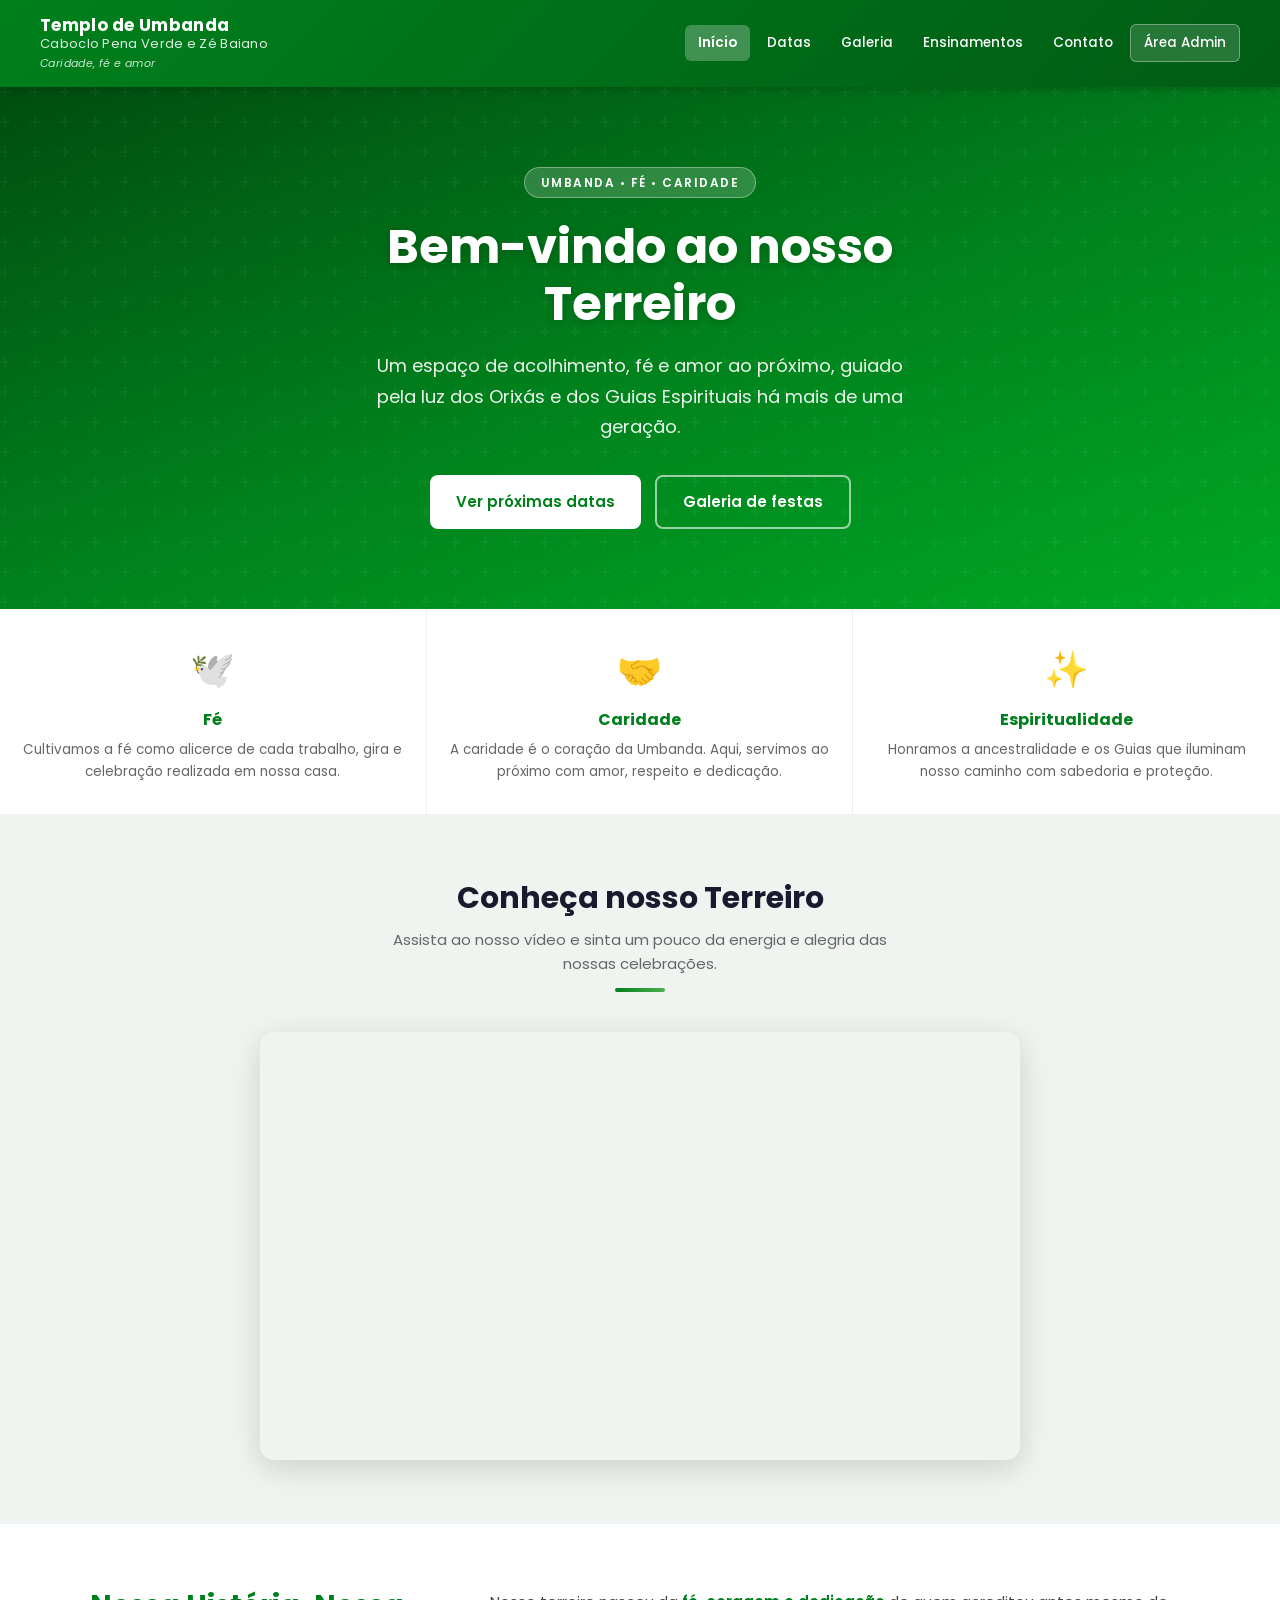
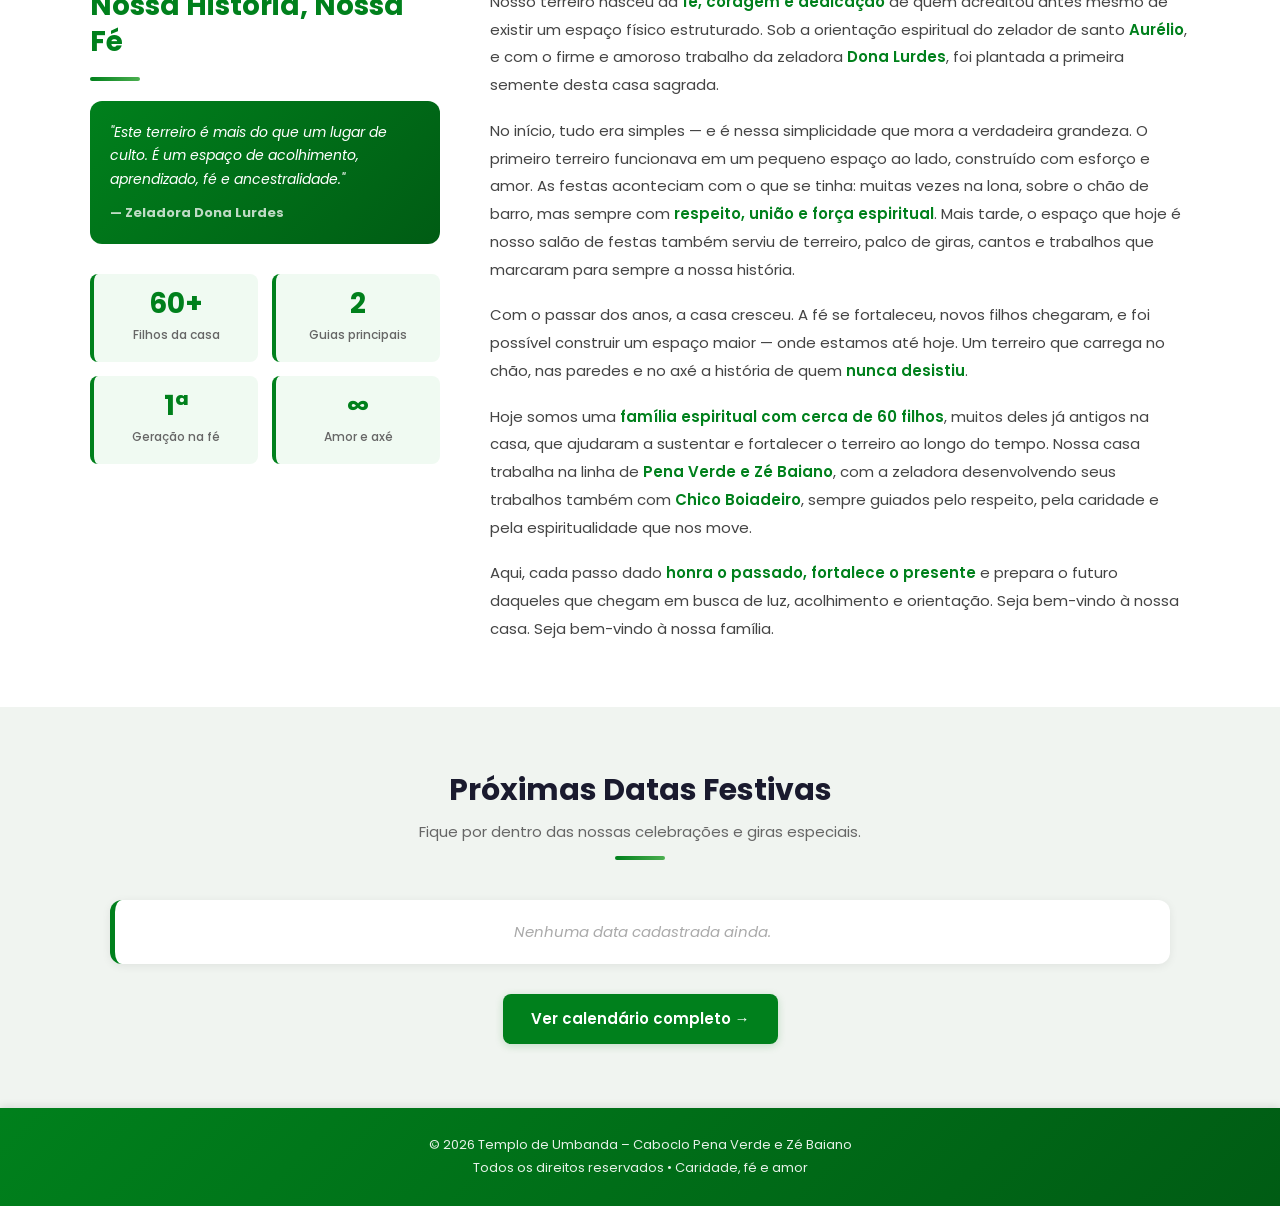
<file: index.html>
<!DOCTYPE html>
<html lang="pt-BR">
<head>
  <meta charset="UTF-8">
  <meta name="viewport" content="width=device-width, initial-scale=1.0">
  <title>Templo de Umbanda – Caboclo Pena Verde e Zé Baiano</title>
  <link rel="stylesheet" href="assets/css/global.css">
  <link rel="stylesheet" href="assets/css/index.css">
</head>
<body>

  <header class="header">
    <div class="logo">
      <h1>
        <span>Templo de Umbanda</span>
        <span>Caboclo Pena Verde e Zé Baiano</span>
      </h1>
      <span>Caridade, fé e amor</span>
    </div>
    <nav class="menu">
      <a href="index.html" class="ativo">Início</a>
      <a href="datas.html">Datas</a>
      <a href="galeria.html">Galeria</a>
      <a href="ensinamentos.html">Ensinamentos</a>
      <a href="contato.html">Contato</a>
      <a href="login.html" class="menu-admin">Área Admin</a>
    </nav>
  </header>

  <main class="home">

    <!-- ===== HERO ===== -->
    <section class="hero">
      <div class="hero-conteudo">
        <span class="hero-tag">Umbanda • Fé • Caridade</span>
        <h2>Bem-vindo ao nosso Terreiro</h2>
        <p>Um espaço de acolhimento, fé e amor ao próximo, guiado pela luz dos Orixás e dos Guias Espirituais há mais de uma geração.</p>
        <div class="hero-btns">
          <a href="datas.html" class="hero-btn hero-btn-primary">Ver próximas datas</a>
          <a href="galeria.html" class="hero-btn hero-btn-outline">Galeria de festas</a>
        </div>
      </div>
    </section>

    <!-- ===== PILARES ===== -->
    <div class="pilares">
      <div class="pilar">
        <span class="pilar-icone">🕊️</span>
        <h3>Fé</h3>
        <p>Cultivamos a fé como alicerce de cada trabalho, gira e celebração realizada em nossa casa.</p>
      </div>
      <div class="pilar">
        <span class="pilar-icone">🤝</span>
        <h3>Caridade</h3>
        <p>A caridade é o coração da Umbanda. Aqui, servimos ao próximo com amor, respeito e dedicação.</p>
      </div>
      <div class="pilar">
        <span class="pilar-icone">✨</span>
        <h3>Espiritualidade</h3>
        <p>Honramos a ancestralidade e os Guias que iluminam nosso caminho com sabedoria e proteção.</p>
      </div>
    </div>

    <div class="home-inner">

      <!-- ===== VÍDEO ===== -->
      <section class="secao-video">
        <div class="secao-titulo">
          <h2>Conheça nosso Terreiro</h2>
          <p>Assista ao nosso vídeo e sinta um pouco da energia e alegria das nossas celebrações.</p>
          <div class="linha-verde"></div>
        </div>
        <div class="video-wrapper">
          <iframe
            src="https://www.youtube.com/embed/m57rKU4Q7jU"
            title="Vídeo do Terreiro"
            frameborder="0"
            allow="accelerometer; autoplay; clipboard-write; encrypted-media; gyroscope; picture-in-picture"
            allowfullscreen>
          </iframe>
        </div>
      </section>

    </div>

    <!-- ===== SOBRE ===== -->
    <section class="secao-sobre">
      <div class="sobre-grid">

        <div class="sobre-lateral">
          <h2>Nossa História, Nossa Fé</h2>
          <div class="linha-verde" style="margin:0 0 16px;"></div>
          <div class="sobre-destaque">
            "Este terreiro é mais do que um lugar de culto. É um espaço de acolhimento, aprendizado, fé e ancestralidade."
            <strong>— Zeladora Dona Lurdes</strong>
          </div>
          <div class="sobre-numeros">
            <div class="numero-item">
              <span>60+</span>
              <span>Filhos da casa</span>
            </div>
            <div class="numero-item">
              <span>2</span>
              <span>Guias principais</span>
            </div>
            <div class="numero-item">
              <span>1ª</span>
              <span>Geração na fé</span>
            </div>
            <div class="numero-item">
              <span>∞</span>
              <span>Amor e axé</span>
            </div>
          </div>
        </div>

        <div class="sobre-conteudo">
          <p>
            Nosso terreiro nasceu da <strong>fé, coragem e dedicação</strong> de quem acreditou antes mesmo de existir um espaço físico estruturado. Sob a orientação espiritual do zelador de santo <strong>Aurélio</strong>, e com o firme e amoroso trabalho da zeladora <strong>Dona Lurdes</strong>, foi plantada a primeira semente desta casa sagrada.
          </p>
          <p>
            No início, tudo era simples — e é nessa simplicidade que mora a verdadeira grandeza. O primeiro terreiro funcionava em um pequeno espaço ao lado, construído com esforço e amor. As festas aconteciam com o que se tinha: muitas vezes na lona, sobre o chão de barro, mas sempre com <strong>respeito, união e força espiritual</strong>. Mais tarde, o espaço que hoje é nosso salão de festas também serviu de terreiro, palco de giras, cantos e trabalhos que marcaram para sempre a nossa história.
          </p>
          <p>
            Com o passar dos anos, a casa cresceu. A fé se fortaleceu, novos filhos chegaram, e foi possível construir um espaço maior — onde estamos até hoje. Um terreiro que carrega no chão, nas paredes e no axé a história de quem <strong>nunca desistiu</strong>.
          </p>
          <p>
            Hoje somos uma <strong>família espiritual com cerca de 60 filhos</strong>, muitos deles já antigos na casa, que ajudaram a sustentar e fortalecer o terreiro ao longo do tempo. Nossa casa trabalha na linha de <strong>Pena Verde e Zé Baiano</strong>, com a zeladora desenvolvendo seus trabalhos também com <strong>Chico Boiadeiro</strong>, sempre guiados pelo respeito, pela caridade e pela espiritualidade que nos move.
          </p>
          <p>
            Aqui, cada passo dado <strong>honra o passado, fortalece o presente</strong> e prepara o futuro daqueles que chegam em busca de luz, acolhimento e orientação. Seja bem-vindo à nossa casa. Seja bem-vindo à nossa família.
          </p>
        </div>

      </div>
    </section>

    <!-- ===== PRÓXIMAS DATAS ===== -->
    <div class="home-inner">
      <section class="secao-datas">
        <div class="secao-titulo">
          <h2>Próximas Datas Festivas</h2>
          <p>Fique por dentro das nossas celebrações e giras especiais.</p>
          <div class="linha-verde"></div>
        </div>
        <div class="datas-resumo">
          <ul id="datasResumo"></ul>
          <a href="datas.html" class="ver-todas">Ver calendário completo →</a>
        </div>
      </section>
    </div>

  </main>

  <footer class="rodape">
    <p>© 2026 Templo de Umbanda – Caboclo Pena Verde e Zé Baiano</p>
    <p>Todos os direitos reservados • Caridade, fé e amor</p>
  </footer>

  <script src="assets/js/index.js"></script>
</body>
</html>
</file>
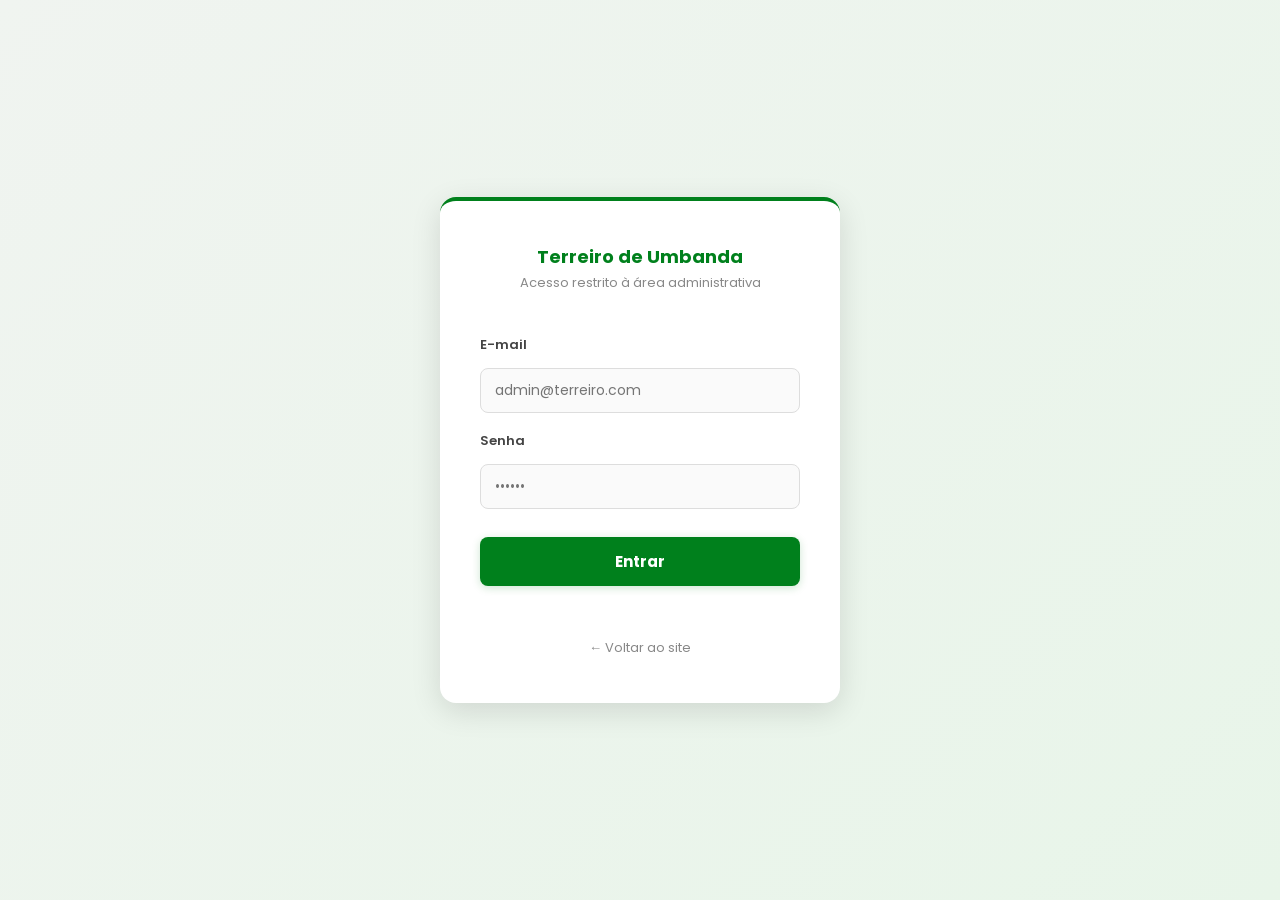
<file: admin-datas.html>
<!DOCTYPE html>
<html lang="pt-BR">
<head>
  <meta charset="UTF-8">
  <meta name="viewport" content="width=device-width, initial-scale=1.0">
  <title>Datas Festivas – Admin</title>
  <link rel="stylesheet" href="assets/css/global.css">
  <link rel="stylesheet" href="assets/css/admin.css">
  <link rel="stylesheet" href="assets/css/datas.css">
</head>
<body>

  <header class="admin-topo">
    <h1>Painel Administrativo</h1>
    <button class="btn-sair" onclick="logout()">Sair</button>
  </header>

  <nav class="admin-menu">
    <a href="admin.html">Membros</a>
    <a href="admin-mensalidades.html">Mensalidades</a>
    <a href="admin-datas.html" class="ativo">Datas Festivas</a>
    <a href="admin-galeria.html">Galeria</a>
    <a href="admin-senha.html">Alterar Senha</a>
  </nav>

  <main class="pagina-datas" style="max-width:860px;margin:0 auto;padding:36px 20px;">
    <h2>Gerenciar Datas Festivas</h2>
    <p class="datas-subtitulo">Adicione, edite ou exclua datas do calendário público do terreiro.</p>
    <div class="datas-linha"></div>

    <!-- Formulário -->
    <div class="admin-form-datas">
      <h3 id="tituloFormData">➕ Adicionar nova data</h3>

      <label for="data">Data da festa</label>
      <input type="date" id="data">

      <label for="descricao">Nome da festa</label>
      <input type="text" id="descricao" placeholder="Ex: Festa de Iemanjá">

      <label for="texto">Descrição (opcional)</label>
      <textarea id="texto" placeholder="Informações adicionais sobre a festa..."></textarea>

      <button onclick="adicionarData()" id="btnAdicionarData">Adicionar data</button>
    </div>

    <!-- Lista -->
    <ul id="listaDatas" style="margin-top:32px;"></ul>
  </main>

  <script src="assets/js/admin-datas.js"></script>
  <script>
    function logout() {
      localStorage.removeItem("logado");
      localStorage.removeItem("usuarioLogado");
      window.location.href = "index.html";
    }
  </script>
</body>
</html>
</file>
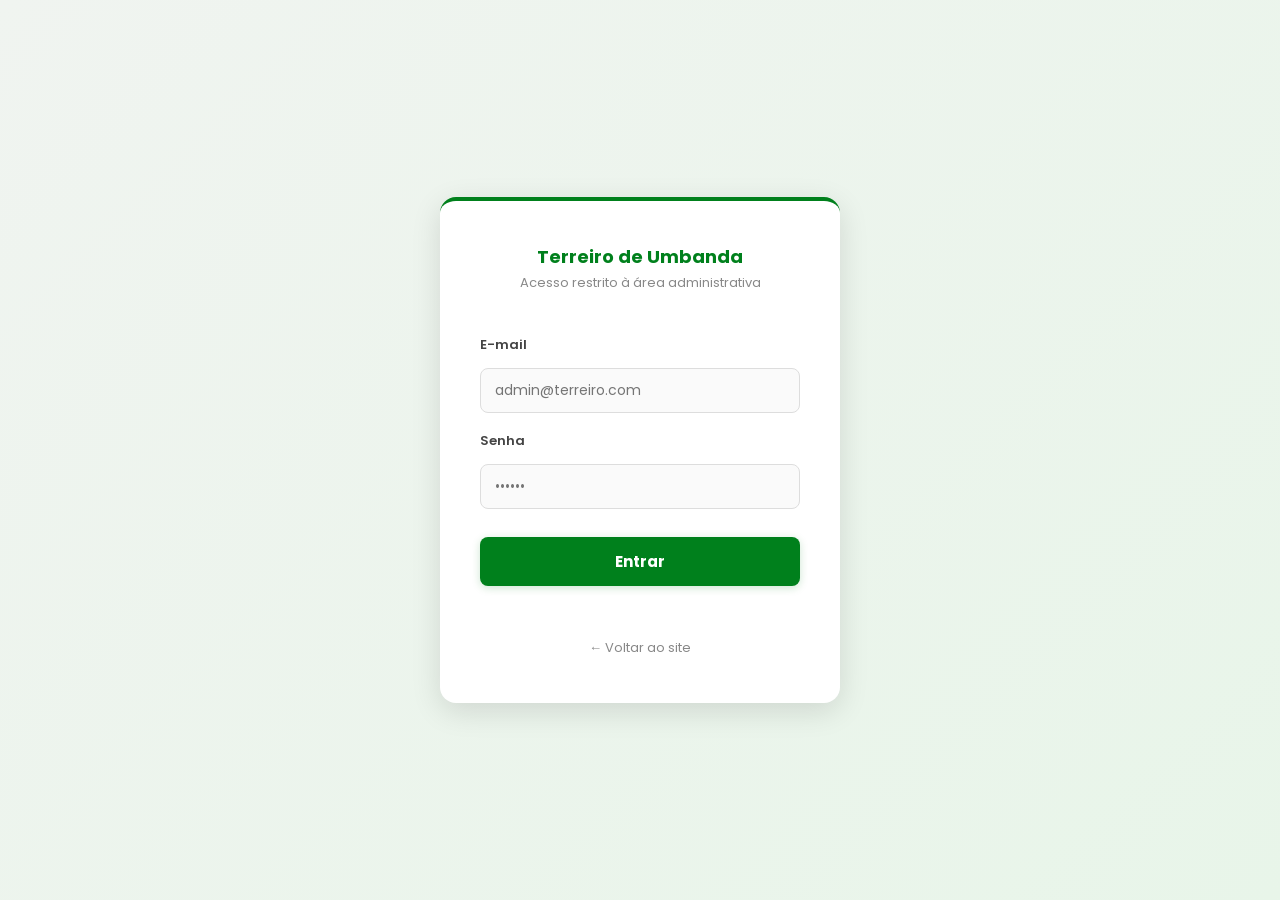
<file: admin-galeria.html>
<!DOCTYPE html>
<html lang="pt-BR">
<head>
  <meta charset="UTF-8">
  <meta name="viewport" content="width=device-width, initial-scale=1.0">
  <title>Galeria – Admin</title>
  <link rel="stylesheet" href="assets/css/global.css">
  <link rel="stylesheet" href="assets/css/admin.css">
</head>
<body>

  <header class="admin-topo">
    <h1>Painel Administrativo</h1>
    <button class="btn-sair" onclick="logout()">Sair</button>
  </header>

  <nav class="admin-menu">
    <a href="admin.html">Membros</a>
    <a href="admin-mensalidades.html">Mensalidades</a>
    <a href="admin-datas.html">Datas Festivas</a>
    <a href="admin-galeria.html" class="ativo">Galeria</a>
    <a href="admin-senha.html">Alterar Senha</a>
  </nav>

  <main class="admin-container">

    <!-- CRIAR GALERIA -->
    <section class="admin-box">
      <h2>➕ Criar galeria de festa</h2>

      <label>Festa</label>
      <select id="festaSelect"></select>

      <label>Foto principal (capa)</label>
      <input type="file" id="capa" accept="image/*">

      <button onclick="criarGaleria()">Criar galeria</button>
    </section>

    <!-- ADICIONAR FOTOS -->
    <section class="admin-box">
      <h2>🖼️ Adicionar fotos à galeria</h2>

      <label>Galeria</label>
      <select id="galeriaSelect"></select>

      <input type="file" id="fotoGaleria" accept="image/*" multiple>

      <button onclick="adicionarFotos()">Adicionar fotos</button>
    </section>

    <!-- EDITAR GALERIAS -->
    <section class="admin-box">
      <h2>⚙️ Administrar galerias existentes</h2>

      <label>Selecionar galeria</label>
      <select id="editarGaleriaSelect"></select>

      <div id="adminGaleriaBox" style="display:none;">

        <label>Nome da galeria</label>
        <input type="text" id="editarNome">

        <label>Trocar foto de capa</label>
        <input type="file" id="editarCapa" accept="image/*">

        <button onclick="salvarEdicaoGaleria()">Salvar alterações</button>

        <p class="admin-dica">
          Clique na foto para definir como capa • Clique com o botão direito para excluir
        </p>

        <div id="listaFotosAdmin" class="fotos-admin"></div>

        <button onclick="excluirGaleria()" class="btn-excluir" style="margin-top:20px;">
          Excluir galeria
        </button>

      </div>
    </section>

  </main>

  <script src="assets/js/admin-galeria.js"></script>
  <script>
    function logout() {
      localStorage.removeItem("logado");
      localStorage.removeItem("usuarioLogado");
      window.location.href = "index.html";
    }
  </script>
</body>
</html>
</file>
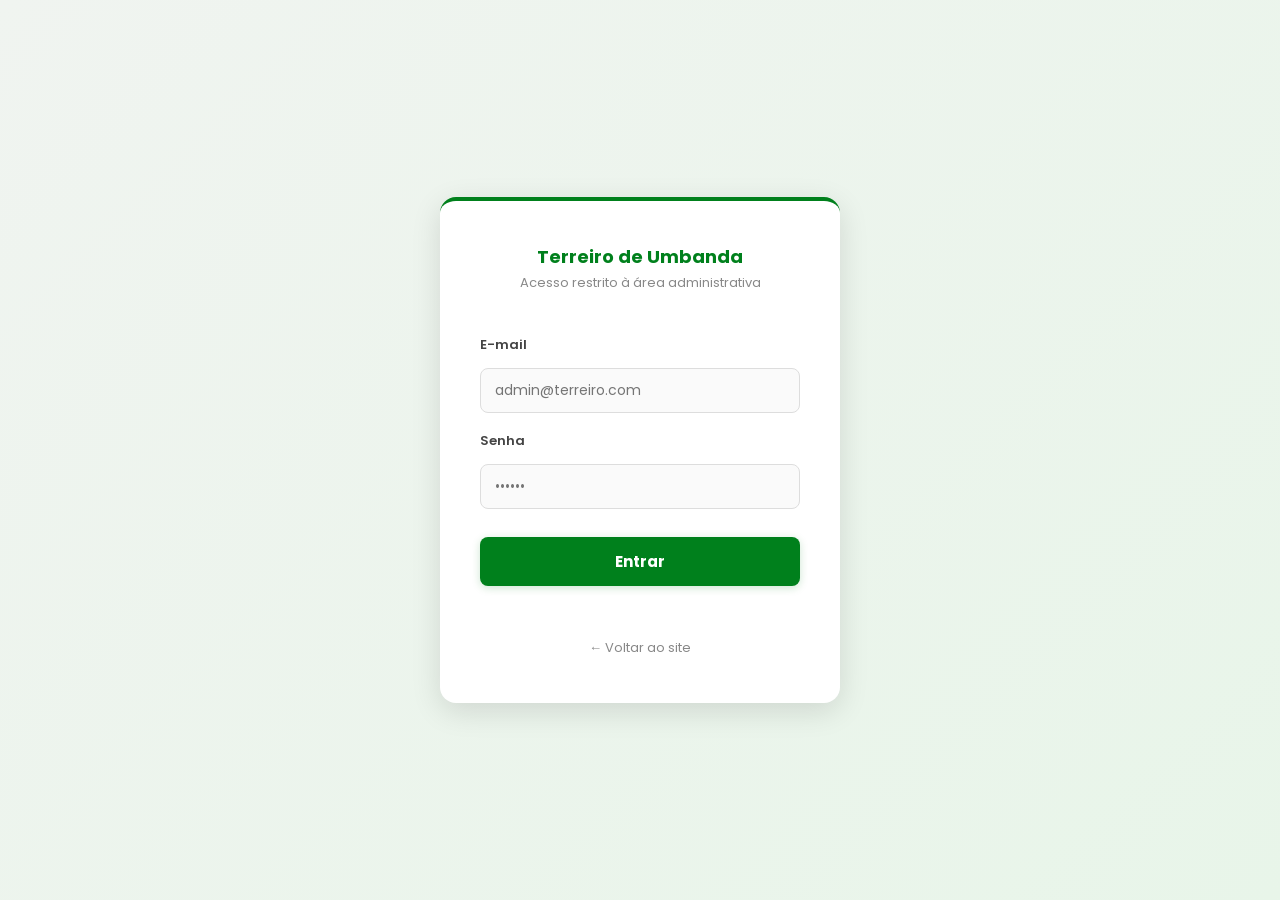
<file: admin-mensalidades.html>
<!DOCTYPE html>
<html lang="pt-BR">
<head>
  <meta charset="UTF-8">
  <meta name="viewport" content="width=device-width, initial-scale=1.0">
  <title>Mensalidades – Admin</title>
  <link rel="stylesheet" href="assets/css/global.css">
  <link rel="stylesheet" href="assets/css/admin.css">
</head>
<body>

  <header class="admin-topo">
    <h1>Painel Administrativo</h1>
    <button class="btn-sair" onclick="logout()">Sair</button>
  </header>

  <nav class="admin-menu">
    <a href="admin.html">Membros</a>
    <a href="admin-mensalidades.html" class="ativo">Mensalidades</a>
    <a href="admin-datas.html">Datas Festivas</a>
    <a href="admin-galeria.html">Galeria</a>
    <a href="admin-senha.html">Alterar Senha</a>
  </nav>

  <main class="mensalidades-main">

    <!-- TÍTULO E SELETOR DE ANO -->
    <h2 class="mens-titulo">Controle de Mensalidades</h2>

    <div class="mens-ano-row">
      <span>Ano:</span>
      <div id="anoSeletor"></div>
    </div>

    <!-- ESTATÍSTICAS -->
    <div class="mens-stats" id="mensStats"></div>

    <!-- FILTROS -->
    <div class="mens-filtros">
      <input type="text" id="buscarMembro" placeholder="Buscar membro pelo nome...">
      <div class="filtro-btns">
        <button class="filtro-btn ativo" data-filtro="todos">Todos</button>
        <button class="filtro-btn" data-filtro="em-dia">Em dia</button>
        <button class="filtro-btn" data-filtro="pendentes">Com pendências</button>
        <button class="filtro-btn" data-filtro="inadimplentes">Inadimplentes</button>
      </div>
    </div>

    <!-- TABELA -->
    <div class="tabela-wrapper">
      <table class="tabela-mens" id="tabelaMensalidades">
        <thead>
          <tr>
            <th class="th-nome">Membro</th>
            <th title="Janeiro">Jan</th>
            <th title="Fevereiro">Fev</th>
            <th title="Março">Mar</th>
            <th title="Abril">Abr</th>
            <th title="Maio">Mai</th>
            <th title="Junho">Jun</th>
            <th title="Julho">Jul</th>
            <th title="Agosto">Ago</th>
            <th title="Setembro">Set</th>
            <th title="Outubro">Out</th>
            <th title="Novembro">Nov</th>
            <th title="Dezembro">Dez</th>
            <th>Total</th>
          </tr>
        </thead>
        <tbody id="tabelaBody"></tbody>
      </table>
    </div>

  </main>

  <script src="assets/js/admin-mensalidades.js"></script>
  <script>
    function logout() {
      localStorage.removeItem("logado");
      localStorage.removeItem("usuarioLogado");
      window.location.href = "index.html";
    }
  </script>
</body>
</html>
</file>
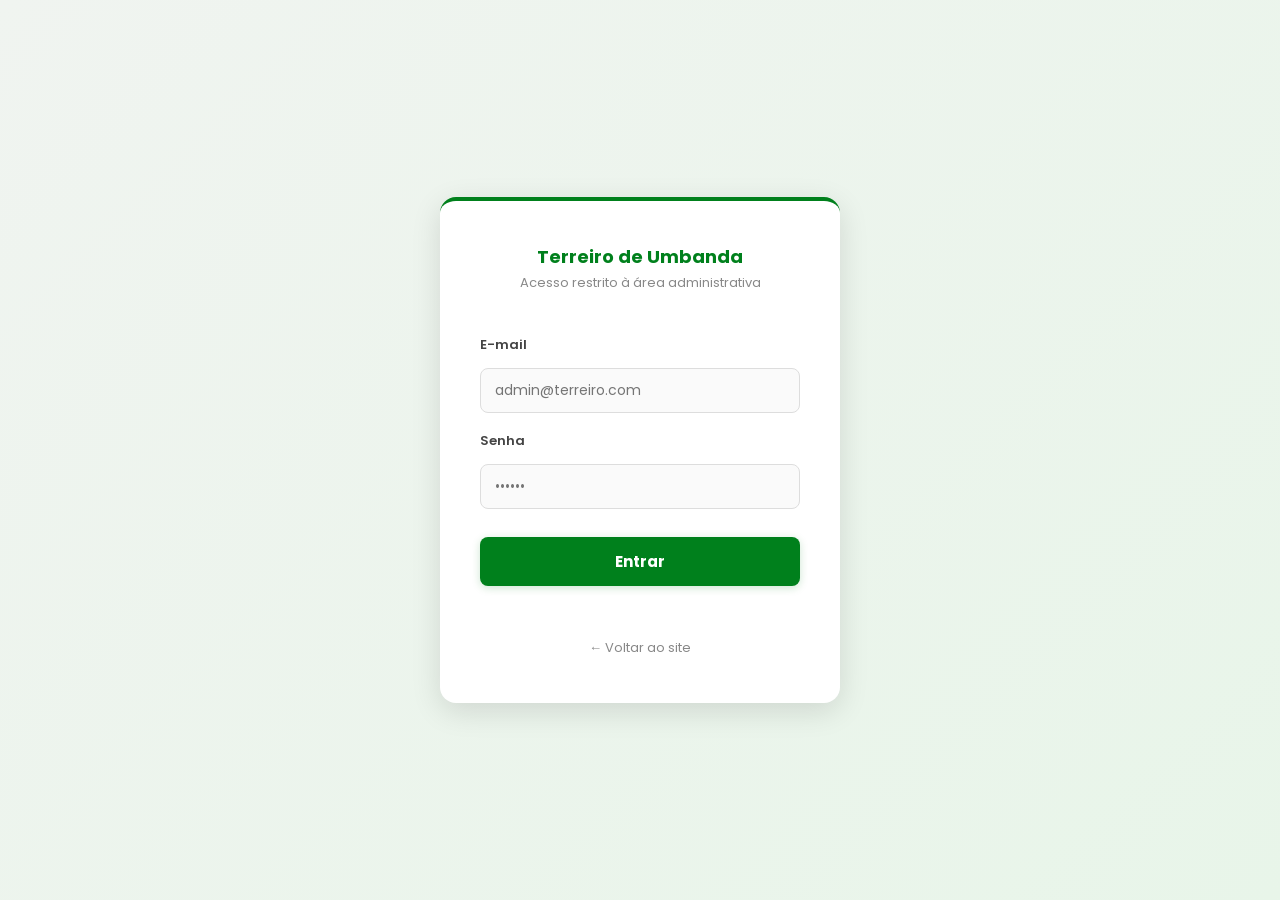
<file: admin-senha.html>
<!DOCTYPE html>
<html lang="pt-BR">
<head>
  <meta charset="UTF-8">
  <meta name="viewport" content="width=device-width, initial-scale=1.0">
  <title>Alterar Credenciais – Admin</title>
  <link rel="stylesheet" href="assets/css/global.css">
  <link rel="stylesheet" href="assets/css/admin.css">
  <style>
    .senha-box {
      max-width: 480px;
      margin: 40px auto;
      background: white;
      border-radius: 14px;
      padding: 36px;
      box-shadow: 0 4px 20px rgba(0,0,0,0.10);
      border-top: 4px solid #00801c;
    }
    .senha-box h2 {
      color: #00801c;
      font-size: 20px;
      margin-bottom: 6px;
    }
    .senha-box p {
      color: #888;
      font-size: 13px;
      margin-bottom: 24px;
    }
    .senha-box label {
      display: block;
      font-weight: 600;
      font-size: 13px;
      color: #444;
      margin-top: 14px;
      margin-bottom: 5px;
    }
    .senha-box input {
      width: 100%;
      padding: 11px 13px;
      border: 1.5px solid #ddd;
      border-radius: 8px;
      font-family: inherit;
      font-size: 14px;
      outline: none;
      transition: border-color 0.2s;
    }
    .senha-box input:focus {
      border-color: #00801c;
    }
    .senha-box button {
      width: 100%;
      margin-top: 24px;
      padding: 13px;
      background: #00801c;
      color: white;
      border: none;
      border-radius: 8px;
      font-size: 15px;
      font-weight: 700;
      font-family: inherit;
      cursor: pointer;
      transition: all 0.2s;
    }
    .senha-box button:hover {
      background: #006b17;
    }
    .msg-feedback {
      margin-top: 16px;
      padding: 12px 16px;
      border-radius: 8px;
      font-size: 14px;
      font-weight: 500;
      display: none;
      text-align: center;
    }
    .msg-ok    { background: #e8f5e9; color: #2e7d32; }
    .msg-erro  { background: #fdecea; color: #c62828; }
    .aviso-seguranca {
      background: #fff8e1;
      border: 1px solid #fbc02d;
      border-radius: 8px;
      padding: 12px 14px;
      font-size: 13px;
      color: #6d4c00;
      margin-bottom: 20px;
      line-height: 1.6;
    }
  </style>
</head>
<body>

  <header class="admin-topo">
    <h1>Painel Administrativo</h1>
    <button class="btn-sair" onclick="logout()">Sair</button>
  </header>

  <nav class="admin-menu">
    <a href="admin.html">Membros</a>
    <a href="admin-mensalidades.html">Mensalidades</a>
    <a href="admin-datas.html">Datas Festivas</a>
    <a href="admin-galeria.html">Galeria</a>
    <a href="admin-senha.html" class="ativo">Alterar Senha</a>
  </nav>

  <main>
    <div class="senha-box">
      <h2>🔐 Alterar Credenciais de Acesso</h2>
      <p>Troque o e-mail e a senha do administrador.</p>

      <div class="aviso-seguranca">
        ⚠️ <strong>Atenção:</strong> Anote a nova senha em lugar seguro. Se esquecer,
        será necessário editar o arquivo <code>login.js</code> para redefinir.
      </div>

      <label for="senhaAtual">Senha atual (confirmação)</label>
      <input type="password" id="senhaAtual" placeholder="Digite a senha atual">

      <label for="novoEmail">Novo e-mail de acesso</label>
      <input type="email" id="novoEmail" placeholder="novo@email.com">

      <label for="novaSenha">Nova senha</label>
      <input type="password" id="novaSenha" placeholder="Mínimo 6 caracteres">

      <label for="confirmarSenha">Confirmar nova senha</label>
      <input type="password" id="confirmarSenha" placeholder="Repita a nova senha">

      <button onclick="alterarCredenciais()">Salvar credenciais</button>

      <div id="msgFeedback" class="msg-feedback"></div>
    </div>
  </main>

  <script src="assets/js/admin-senha.js"></script>
  <script>
    function logout() {
      localStorage.removeItem("logado");
      localStorage.removeItem("usuarioLogado");
      window.location.href = "index.html";
    }
  </script>
</body>
</html>
</file>
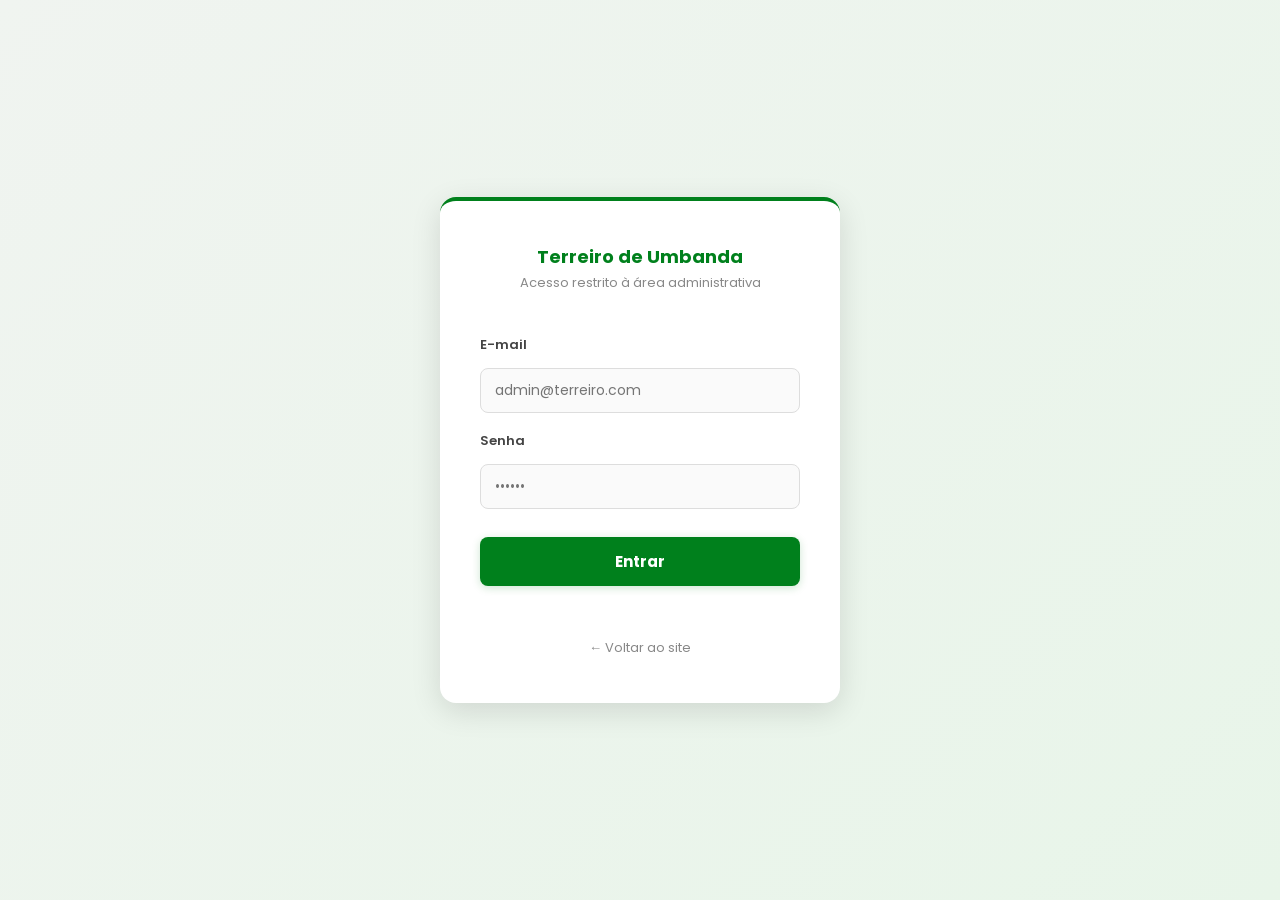
<file: admin.html>
<!DOCTYPE html>
<html lang="pt-BR">
<head>
  <meta charset="UTF-8">
  <meta name="viewport" content="width=device-width, initial-scale=1.0">
  <title>Painel Administrativo – Terreiro</title>
  <link rel="stylesheet" href="assets/css/global.css">
  <link rel="stylesheet" href="assets/css/admin.css">
</head>
<body>

  <header class="admin-topo">
    <h1>Painel Administrativo</h1>
    <button class="btn-sair" onclick="logout()">Sair</button>
  </header>

  <nav class="admin-menu">
    <a href="admin.html" class="ativo">Membros</a>
    <a href="admin-mensalidades.html">Mensalidades</a>
    <a href="admin-datas.html">Datas Festivas</a>
    <a href="admin-galeria.html">Galeria</a>
    <a href="admin-senha.html">Alterar Senha</a>
  </nav>

  <!-- ESTATÍSTICAS -->
  <section class="stats" id="statsSection">
    <div class="card-stats">
      <h3 id="totalMembros">0</h3>
      <p>Total de Membros</p>
    </div>
    <div class="card-stats stat-azul">
      <h3 id="totalEmDia">0</h3>
      <p>Em Dia (ano atual)</p>
    </div>
    <div class="card-stats stat-vermelho">
      <h3 id="totalPendentes">0</h3>
      <p>Com Pendências</p>
    </div>
  </section>

  <!-- BOTÃO CADASTRAR -->
  <div class="barra-acoes">
    <a href="cadastro.html" class="btn-cadastrar">+ Cadastrar Novo Membro</a>
  </div>

  <!-- LISTA DE MEMBROS -->
  <section class="section-membros" id="listaMembros">
    <!-- Cards gerados via JS -->
  </section>

  <script src="assets/js/admin.js"></script>
</body>
</html>
</file>
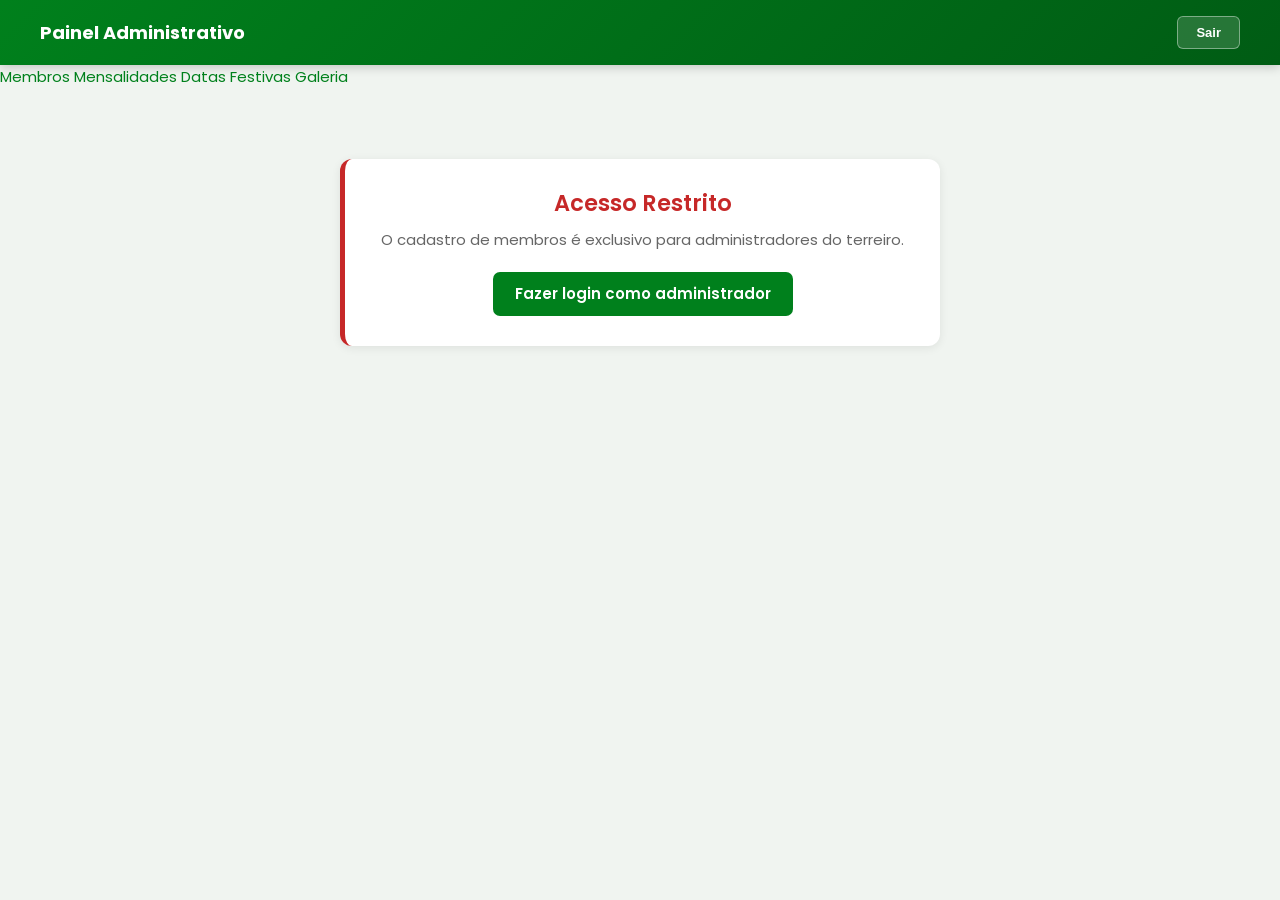
<file: cadastro.html>
<!DOCTYPE html>
<html lang="pt-BR">
<head>
  <meta charset="UTF-8">
  <meta name="viewport" content="width=device-width, initial-scale=1.0">
  <title>Cadastro de Membro – Admin</title>
  <link rel="stylesheet" href="assets/css/global.css">
  <link rel="stylesheet" href="assets/css/cadastro.css">
</head>
<body>

  <!-- HEADER ADMIN -->
  <header class="admin-topo" style="background:linear-gradient(135deg,#00801c,#005c14);color:white;display:flex;justify-content:space-between;align-items:center;padding:16px 40px;box-shadow:0 2px 10px rgba(0,0,0,.2);">
    <h1 style="font-size:18px;font-weight:700;">Painel Administrativo</h1>
    <button class="btn-sair" onclick="logout()" style="background:rgba(255,255,255,.15);color:white;border:1px solid rgba(255,255,255,.4);padding:8px 18px;border-radius:6px;font-weight:600;font-size:13px;cursor:pointer;">Sair</button>
  </header>

  <nav class="admin-menu">
    <a href="admin.html">Membros</a>
    <a href="admin-mensalidades.html">Mensalidades</a>
    <a href="admin-datas.html">Datas Festivas</a>
    <a href="admin-galeria.html">Galeria</a>
  </nav>

  <main>
    <!-- Aviso para não-admins (JS oculta se logado) -->
    <div id="avisoAdmin" class="cadastro-aviso-admin" style="display:none;">
      <h2>Acesso Restrito</h2>
      <p>O cadastro de membros é exclusivo para administradores do terreiro.</p>
      <a href="login.html">Fazer login como administrador</a>
    </div>

    <section class="formulario" id="secaoFormulario" style="display:none;">
      <h2 id="tituloCadastro">Cadastro de Membro</h2>
      <p class="subtitulo-form">Preencha todos os dados do novo membro da casa.</p>

      <form id="formCadastro">

        <!-- DADOS PESSOAIS -->
        <div class="form-secao">Dados Pessoais</div>

        <label for="nome">Nome completo *</label>
        <input type="text" id="nome" required placeholder="Nome completo do membro">

        <label for="nascimento">Data de nascimento *</label>
        <input type="date" id="nascimento" required>

        <label for="endereco">Endereço</label>
        <input type="text" id="endereco" placeholder="Rua, número, bairro, cidade">

        <label for="telefone">Telefone</label>
        <input type="tel" id="telefone" placeholder="(00) 00000-0000">

        <label for="email">E-mail</label>
        <input type="email" id="email" placeholder="email@exemplo.com">

        <!-- VÍNCULO COM A CASA -->
        <div class="form-secao">Vínculo com a Casa</div>

        <label for="funcao">Função na casa</label>
        <input type="text" id="funcao" placeholder="Ex: Ogã, Equede, Filho de santo...">

        <label for="dataEntrada">Data de entrada na casa</label>
        <input type="date" id="dataEntrada">

        <!-- MENSALIDADE -->
        <div class="campo-dia-pagamento">
          <label for="valorMensalidade">Valor da mensalidade (R$)</label>
          <input type="number" id="valorMensalidade" min="0" step="0.01" placeholder="Ex: 30.00">

          <label for="diaPagamento" style="margin-top:10px;">Dia de vencimento da mensalidade</label>
          <input type="number" id="diaPagamento" min="1" max="31" placeholder="Ex: 10">
          <small>Informe o dia do mês em que o membro paga (1 a 31).</small>
        </div>

        <!-- DADOS ESPIRITUAIS -->
        <div class="form-secao">Dados Espirituais</div>

        <label for="paisCabeca">Pais de cabeça (Orixás)</label>
        <input type="text" id="paisCabeca" placeholder="Ex: Oxum e Xangô">

        <label for="batizado">É batizado na casa?</label>
        <select id="batizado">
          <option value="">Selecione</option>
          <option value="sim">Sim</option>
          <option value="nao">Não</option>
        </select>

        <label for="padrinhosCarnais">Padrinhos carnais</label>
        <input type="text" id="padrinhosCarnais" placeholder="Nome dos padrinhos carnais">

        <label for="padrinhosEspirituais">Padrinhos espirituais</label>
        <input type="text" id="padrinhosEspirituais" placeholder="Nome dos padrinhos espirituais">

        <label for="anosCoroado">É coroado? Com quantos anos foi coroado?</label>
        <input type="number" id="anosCoroado" placeholder="Ex: 7" min="0">

        <button type="submit" id="btnSubmit">Cadastrar Membro</button>
      </form>
    </section>
  </main>

  <script src="assets/js/cadastro.js"></script>
  <script>
    function logout() {
      localStorage.removeItem("logado");
      localStorage.removeItem("usuarioLogado");
      window.location.href = "index.html";
    }
  </script>
</body>
</html>
</file>
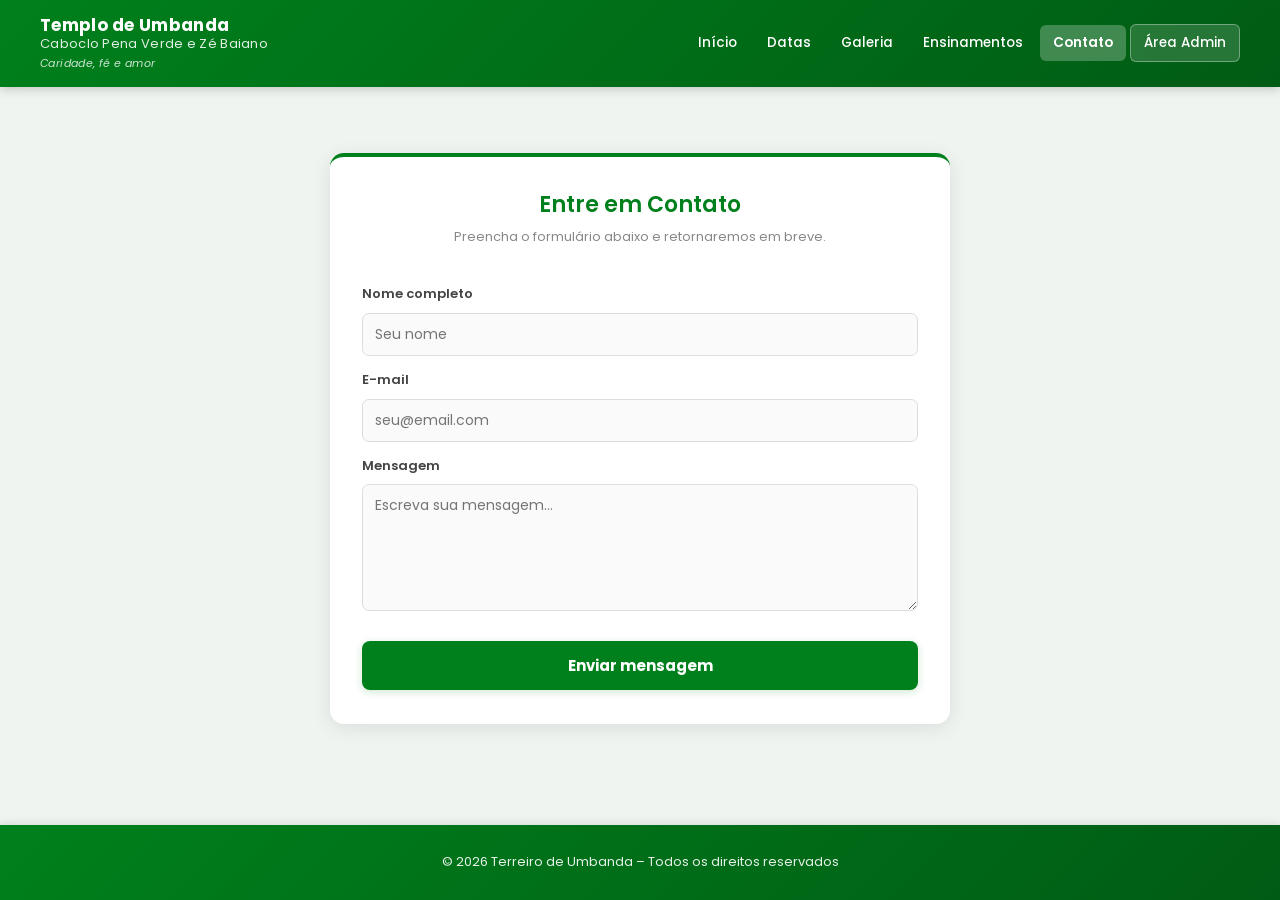
<file: contato.html>
<!DOCTYPE html>
<html lang="pt-BR">
<head>
  <meta charset="UTF-8">
  <meta name="viewport" content="width=device-width, initial-scale=1.0">
  <title>Contato – Terreiro de Umbanda</title>
  <link rel="stylesheet" href="assets/css/global.css">
  <link rel="stylesheet" href="assets/css/cadastro.css">
</head>
<body>

  <header class="header">
    <div class="logo">
      <h1>
        <span>Templo de Umbanda</span>
        <span>Caboclo Pena Verde e Zé Baiano</span>
      </h1>
      <span>Caridade, fé e amor</span>
    </div>
    <nav class="menu">
      <a href="index.html">Início</a>
      <a href="datas.html">Datas</a>
      <a href="galeria.html">Galeria</a>
      <a href="ensinamentos.html">Ensinamentos</a>
      <a href="contato.html" class="ativo">Contato</a>
      <a href="login.html" class="menu-admin">Área Admin</a>
    </nav>
  </header>

  <main>
    <section class="formulario">
      <h2>Entre em Contato</h2>
      <p class="subtitulo-form">Preencha o formulário abaixo e retornaremos em breve.</p>

      <form id="formContato">
        <label for="nomeContato">Nome completo</label>
        <input type="text" id="nomeContato" required placeholder="Seu nome">

        <label for="emailContato">E-mail</label>
        <input type="email" id="emailContato" required placeholder="seu@email.com">

        <label for="mensagemContato">Mensagem</label>
        <textarea id="mensagemContato" rows="5" required placeholder="Escreva sua mensagem..."></textarea>

        <button type="submit">Enviar mensagem</button>
      </form>
    </section>
  </main>

  <footer class="rodape">
    <p>© 2026 Terreiro de Umbanda – Todos os direitos reservados</p>
  </footer>

  <script>
    document.getElementById('formContato').addEventListener('submit', function(e) {
      e.preventDefault();
      alert('Mensagem enviada! Entraremos em contato em breve.');
      this.reset();
    });
  </script>
</body>
</html>
</file>
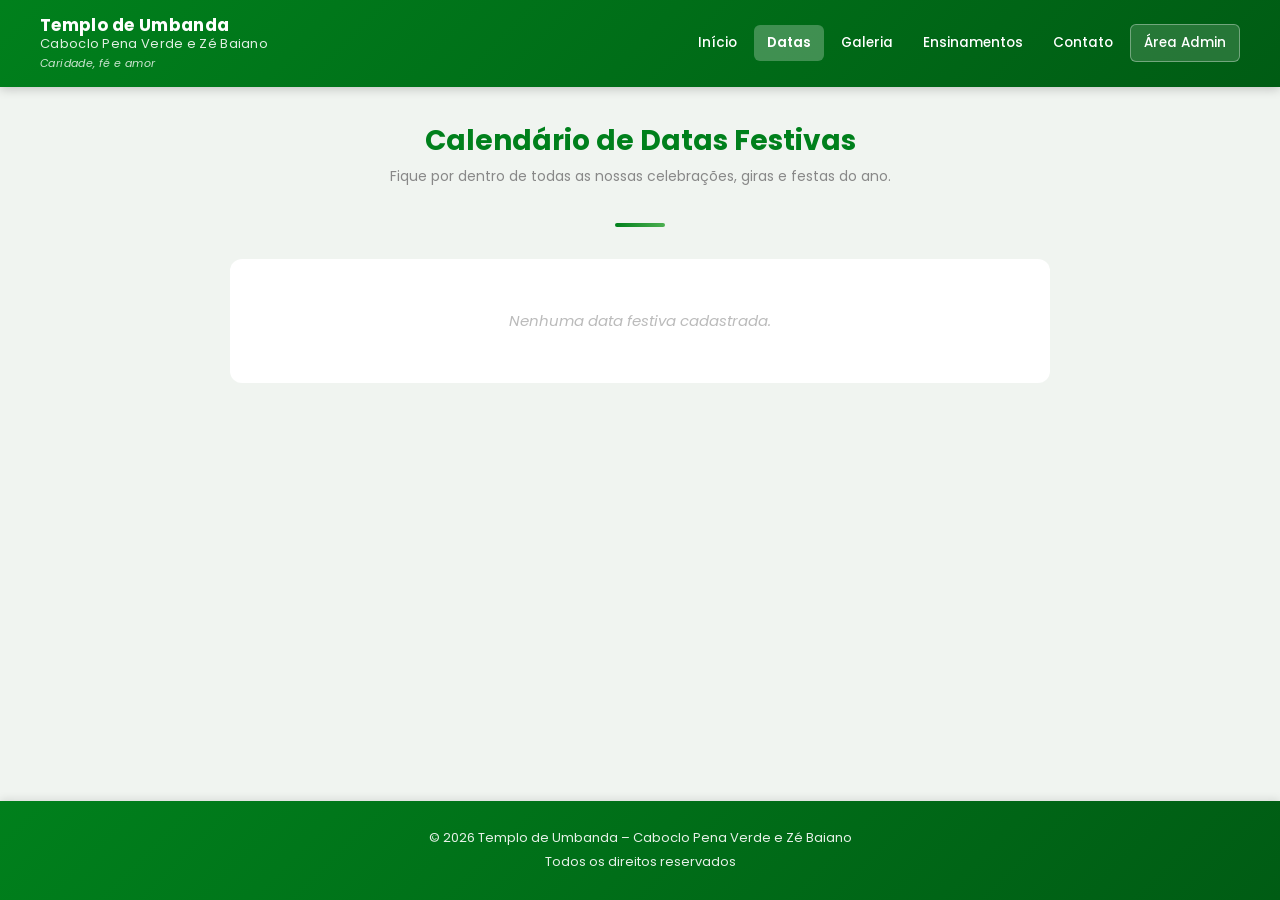
<file: datas.html>
<!DOCTYPE html>
<html lang="pt-BR">
<head>
  <meta charset="UTF-8">
  <meta name="viewport" content="width=device-width, initial-scale=1.0">
  <title>Datas Festivas – Terreiro de Umbanda</title>
  <link rel="stylesheet" href="assets/css/global.css">
  <link rel="stylesheet" href="assets/css/datas.css">
</head>
<body>

  <header class="header">
    <div class="logo">
      <h1>
        <span>Templo de Umbanda</span>
        <span>Caboclo Pena Verde e Zé Baiano</span>
      </h1>
      <span>Caridade, fé e amor</span>
    </div>
    <nav class="menu">
      <a href="index.html">Início</a>
      <a href="datas.html" class="ativo">Datas</a>
      <a href="galeria.html">Galeria</a>
      <a href="ensinamentos.html">Ensinamentos</a>
      <a href="contato.html">Contato</a>
      <a href="login.html" class="menu-admin">Área Admin</a>
    </nav>
  </header>

  <main class="pagina-datas">
    <h2>Calendário de Datas Festivas</h2>
    <p class="datas-subtitulo">Fique por dentro de todas as nossas celebrações, giras e festas do ano.</p>
    <div class="datas-linha"></div>

    <ul id="listaDatas"></ul>
  </main>

  <footer class="rodape">
    <p>© 2026 Templo de Umbanda – Caboclo Pena Verde e Zé Baiano</p>
    <p>Todos os direitos reservados</p>
  </footer>

  <script src="assets/js/datas.js"></script>
</body>
</html>
</file>
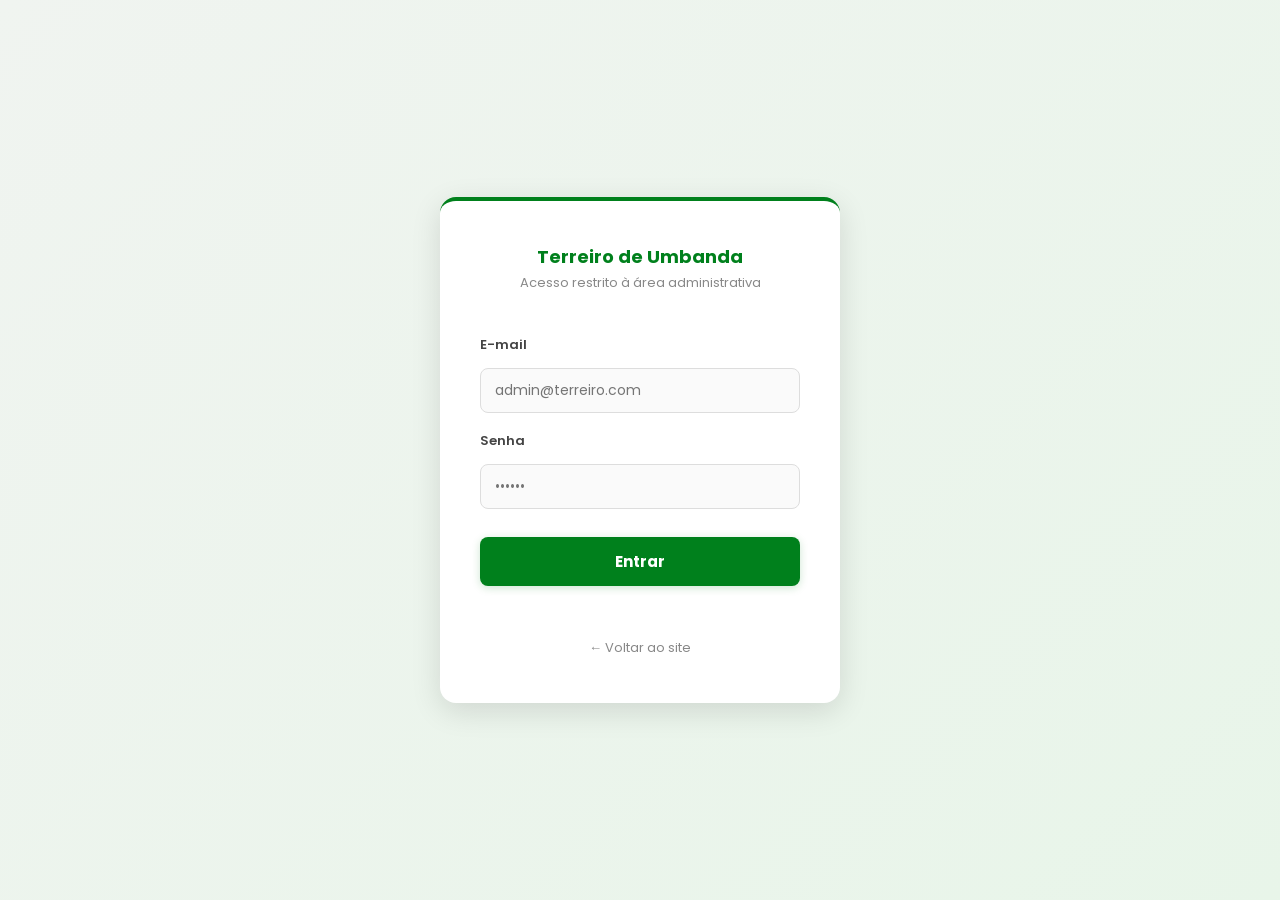
<file: detalhes.html>
<!DOCTYPE html>
<html lang="pt-BR">
<head>
  <meta charset="UTF-8">
  <meta name="viewport" content="width=device-width, initial-scale=1.0">
  <title>Ficha do Membro – Admin</title>
  <link rel="stylesheet" href="assets/css/global.css">
  <link rel="stylesheet" href="assets/css/detalhes.css">
</head>
<body>

  <!-- HEADER ADMIN -->
  <header class="admin-topo" style="background:linear-gradient(135deg,#00801c,#005c14);color:white;display:flex;justify-content:space-between;align-items:center;padding:16px 40px;box-shadow:0 2px 10px rgba(0,0,0,.2);">
    <h1 style="font-size:18px;font-weight:700;">Ficha do Membro</h1>
    <button class="btn-sair" onclick="logout()" style="background:rgba(255,255,255,.15);color:white;border:1px solid rgba(255,255,255,.4);padding:8px 18px;border-radius:6px;font-weight:600;font-size:13px;cursor:pointer;">Sair</button>
  </header>

  <nav class="admin-menu">
    <a href="admin.html">Membros</a>
    <a href="admin-mensalidades.html">Mensalidades</a>
    <a href="admin-datas.html">Datas Festivas</a>
    <a href="admin-galeria.html">Galeria</a>
  </nav>

  <main class="detalhes-container">

    <!-- FICHA DO MEMBRO -->
    <section id="detalhes" class="card-detalhes"></section>

    <!-- MENSALIDADES -->
    <section class="mensalidades-box">
      <div class="mensalidades-box-header">
        <h2>Mensalidades</h2>
        <div class="ano-seletor" id="anoSeletor"></div>
      </div>

      <!-- Resumo rápido -->
      <div class="mens-resumo" id="mensResumo"></div>

      <table class="tabela-mensalidades">
        <thead>
          <tr>
            <th>Mês</th>
            <th>Status</th>
          </tr>
        </thead>
        <tbody id="listaMensalidades"></tbody>
      </table>
    </section>

    <!-- BOTÃO VOLTAR -->
    <div class="area-voltar">
      <a href="admin.html" class="btn-voltar">← Voltar aos membros</a>
    </div>

  </main>

  <script src="assets/js/detalhes.js"></script>
  <script>
    function logout() {
      localStorage.removeItem("logado");
      localStorage.removeItem("usuarioLogado");
      window.location.href = "index.html";
    }
  </script>
</body>
</html>
</file>
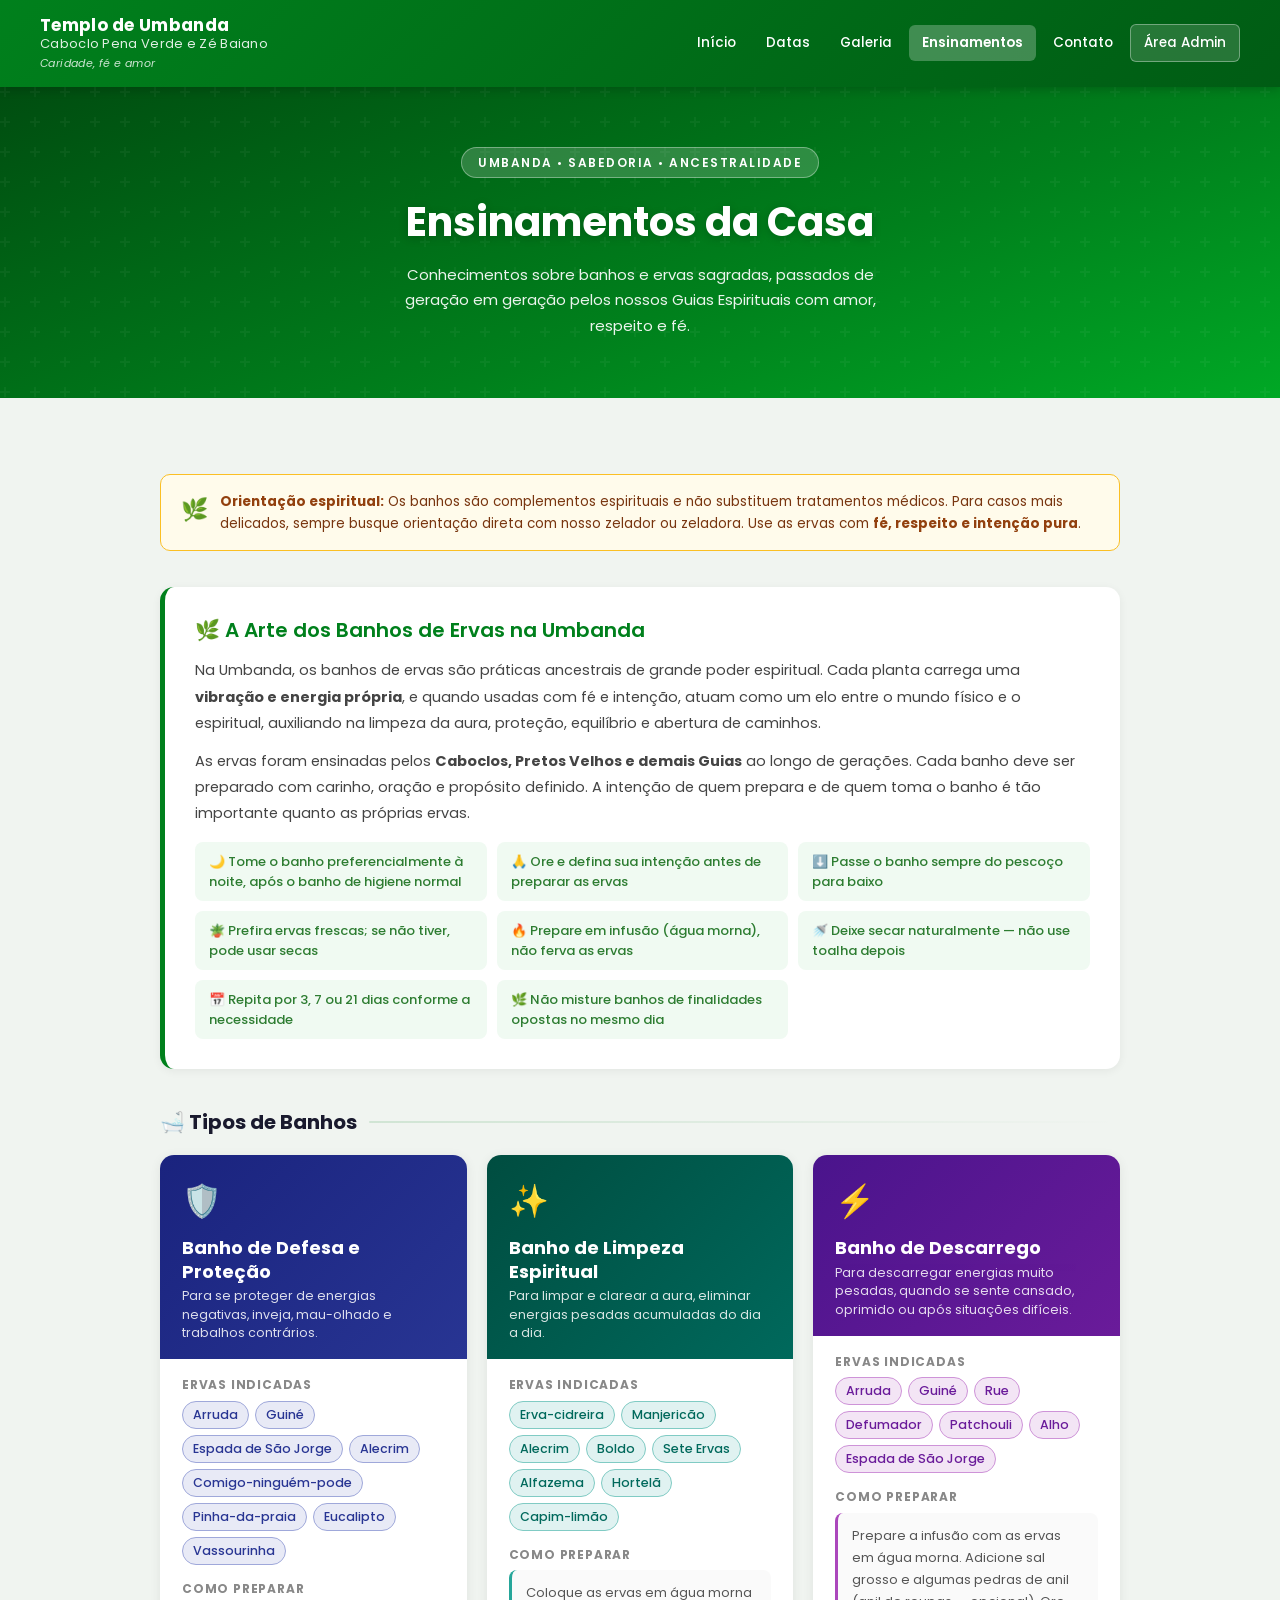
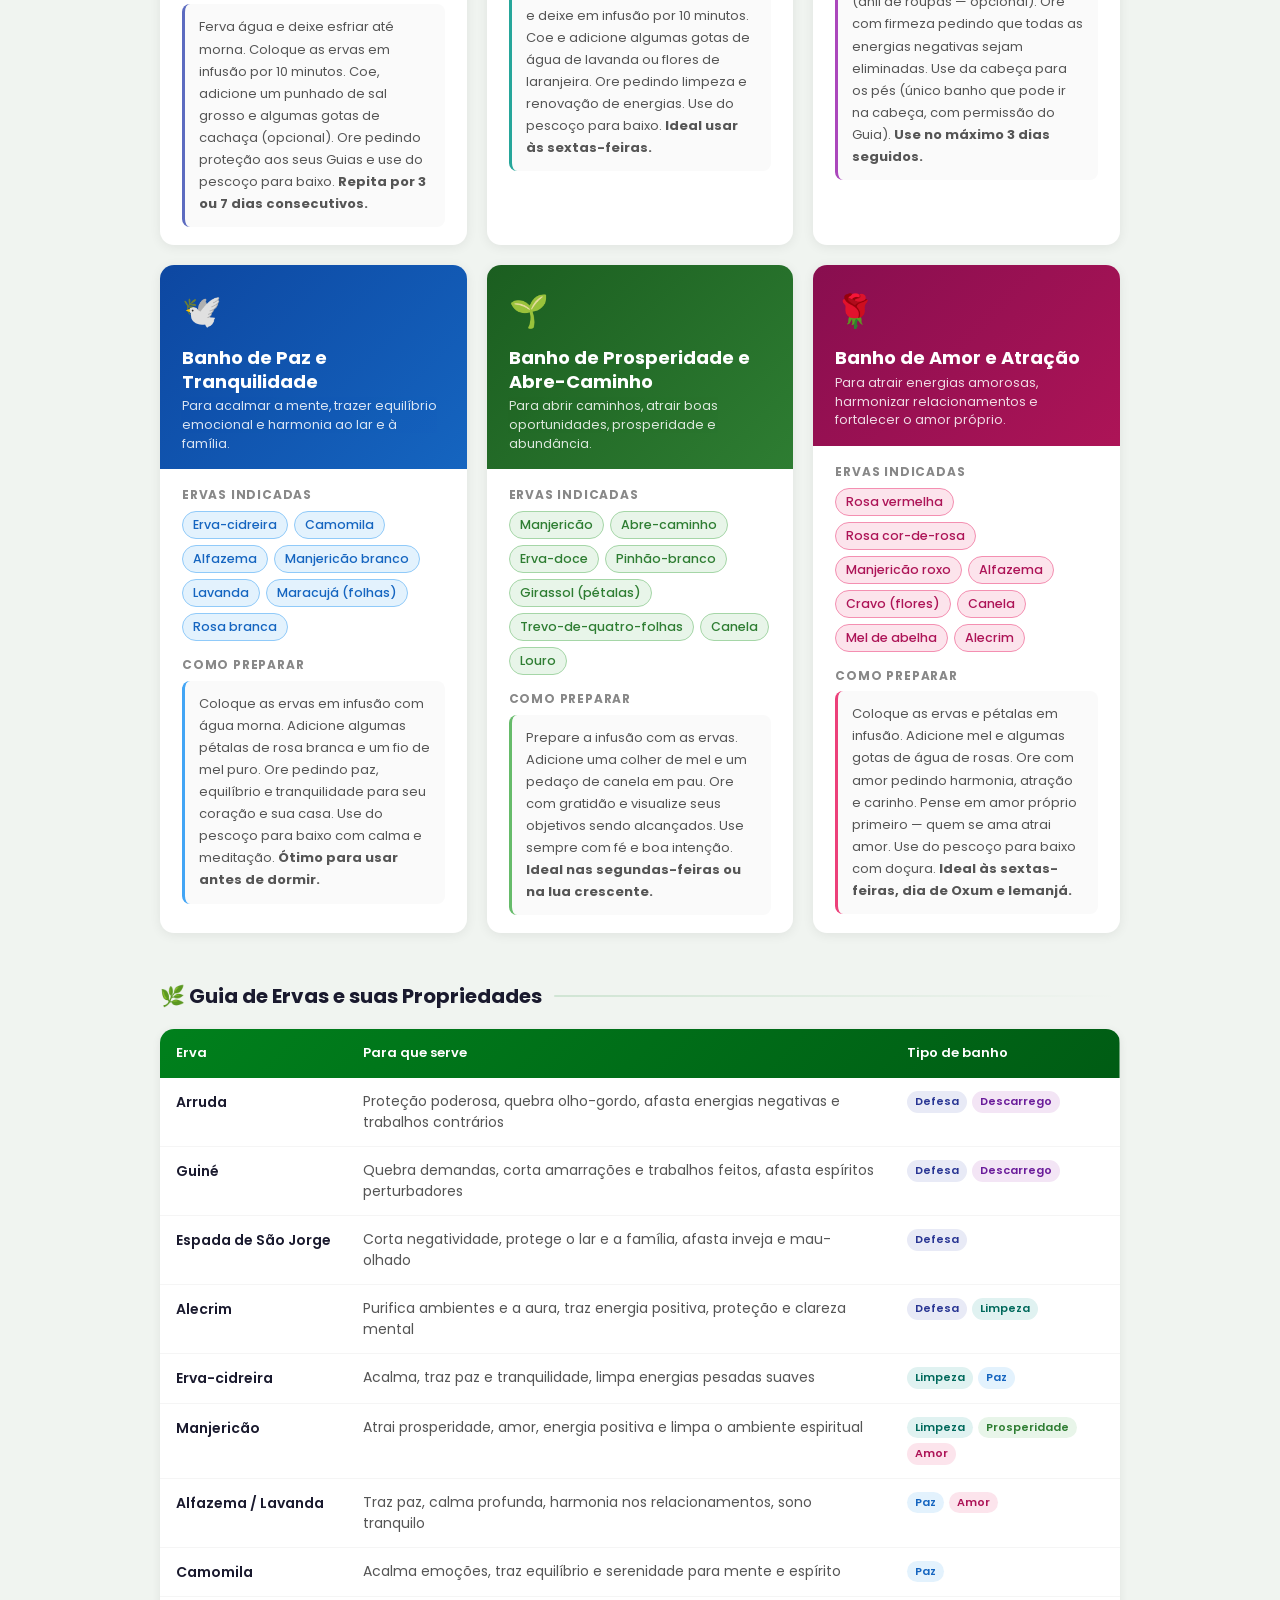
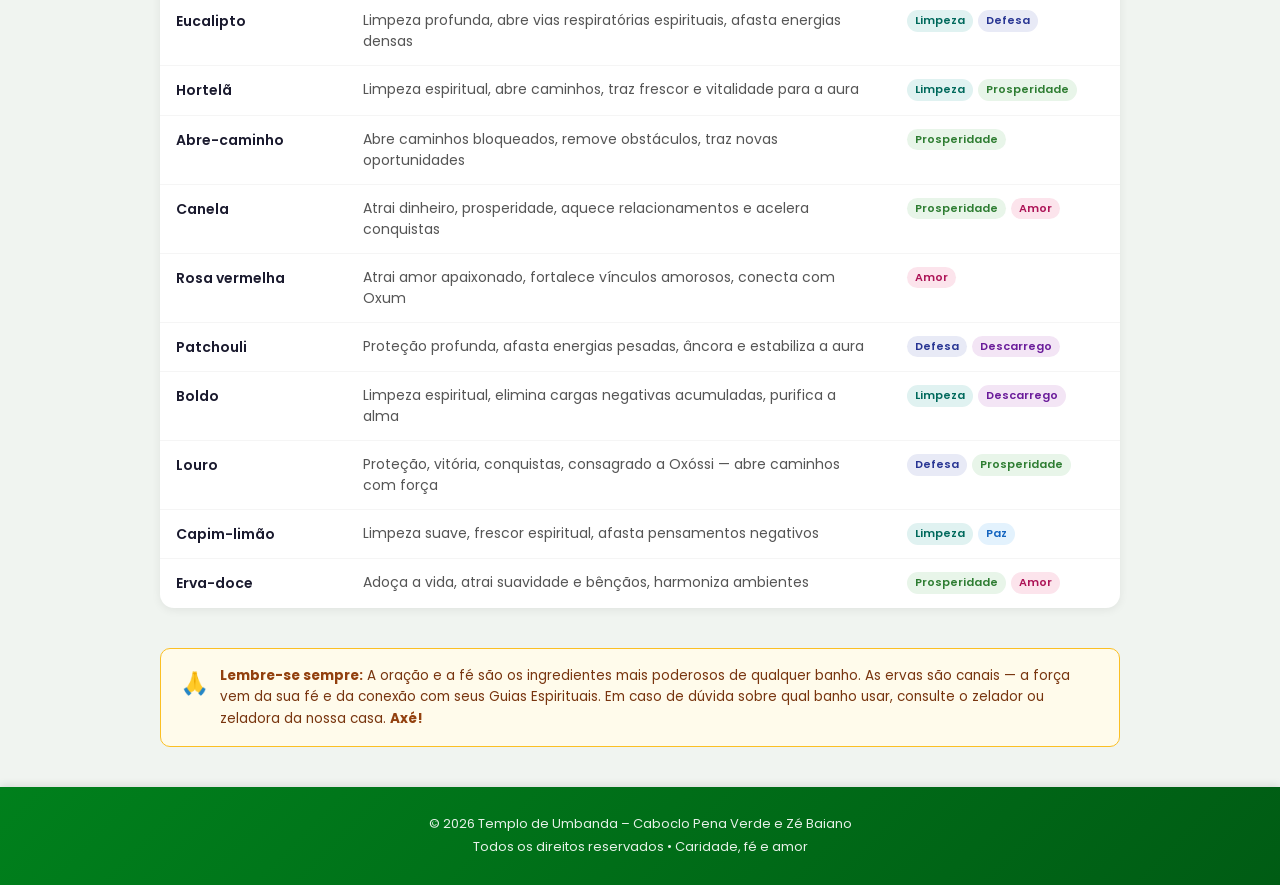
<file: ensinamentos.html>
<!DOCTYPE html>
<html lang="pt-BR">
<head>
  <meta charset="UTF-8">
  <meta name="viewport" content="width=device-width, initial-scale=1.0">
  <title>Ensinamentos – Banhos e Ervas – Terreiro de Umbanda</title>
  <link rel="stylesheet" href="assets/css/global.css">
  <link rel="stylesheet" href="assets/css/ensinamentos.css">
</head>
<body>

  <header class="header">
    <div class="logo">
      <h1>
        <span>Templo de Umbanda</span>
        <span>Caboclo Pena Verde e Zé Baiano</span>
      </h1>
      <span>Caridade, fé e amor</span>
    </div>
    <nav class="menu">
      <a href="index.html">Início</a>
      <a href="datas.html">Datas</a>
      <a href="galeria.html">Galeria</a>
      <a href="ensinamentos.html" class="ativo">Ensinamentos</a>
      <a href="contato.html">Contato</a>
      <a href="login.html" class="menu-admin">Área Admin</a>
    </nav>
  </header>

  <!-- HERO -->
  <section class="ensin-hero">
    <div class="ensin-hero-inner">
      <span class="ensin-hero-tag">Umbanda • Sabedoria • Ancestralidade</span>
      <h1>Ensinamentos da Casa</h1>
      <p>Conhecimentos sobre banhos e ervas sagradas, passados de geração em geração pelos nossos Guias Espirituais com amor, respeito e fé.</p>
    </div>
  </section>

  <main class="pagina-ensinamentos">

    <!-- AVISO -->
    <div class="aviso-espiritual">
      <span class="aviso-icone">🌿</span>
      <p>
        <strong>Orientação espiritual:</strong> Os banhos são complementos espirituais e não substituem tratamentos médicos.
        Para casos mais delicados, sempre busque orientação direta com nosso zelador ou zeladora.
        Use as ervas com <strong>fé, respeito e intenção pura</strong>.
      </p>
    </div>

    <!-- INTRO -->
    <div class="intro-banhos">
      <h2>🌿 A Arte dos Banhos de Ervas na Umbanda</h2>
      <p>
        Na Umbanda, os banhos de ervas são práticas ancestrais de grande poder espiritual. Cada planta carrega uma
        <strong>vibração e energia própria</strong>, e quando usadas com fé e intenção, atuam como um elo entre o mundo
        físico e o espiritual, auxiliando na limpeza da aura, proteção, equilíbrio e abertura de caminhos.
      </p>
      <p>
        As ervas foram ensinadas pelos <strong>Caboclos, Pretos Velhos e demais Guias</strong> ao longo de gerações.
        Cada banho deve ser preparado com carinho, oração e propósito definido. A intenção de quem prepara e de quem
        toma o banho é tão importante quanto as próprias ervas.
      </p>

      <ul class="regras-banho">
        <li>🌙 Tome o banho preferencialmente à noite, após o banho de higiene normal</li>
        <li>🙏 Ore e defina sua intenção antes de preparar as ervas</li>
        <li>⬇️ Passe o banho sempre do pescoço para baixo</li>
        <li>🪴 Prefira ervas frescas; se não tiver, pode usar secas</li>
        <li>🔥 Prepare em infusão (água morna), não ferva as ervas</li>
        <li>🚿 Deixe secar naturalmente — não use toalha depois</li>
        <li>📅 Repita por 3, 7 ou 21 dias conforme a necessidade</li>
        <li>🌿 Não misture banhos de finalidades opostas no mesmo dia</li>
      </ul>
    </div>

    <!-- ============ BANHOS ============ -->
    <div class="secao-titulo-ensin">
      <h2>🛁 Tipos de Banhos</h2>
    </div>

    <div class="grid-banhos">

      <!-- DEFESA -->
      <div class="card-banho">
        <div class="card-banho-header defesa">
          <span class="card-banho-icone">🛡️</span>
          <h3>Banho de Defesa e Proteção</h3>
          <p>Para se proteger de energias negativas, inveja, mau-olhado e trabalhos contrários.</p>
        </div>
        <div class="card-banho-corpo">
          <div class="banho-subsecao">
            <h4>Ervas indicadas</h4>
            <div class="tags-ervas">
              <span class="tag-erva">Arruda</span>
              <span class="tag-erva">Guiné</span>
              <span class="tag-erva">Espada de São Jorge</span>
              <span class="tag-erva">Alecrim</span>
              <span class="tag-erva">Comigo-ninguém-pode</span>
              <span class="tag-erva">Pinha-da-praia</span>
              <span class="tag-erva">Eucalipto</span>
              <span class="tag-erva">Vassourinha</span>
            </div>
          </div>
          <div class="banho-subsecao">
            <h4>Como preparar</h4>
            <div class="preparo-banho">
              Ferva água e deixe esfriar até morna. Coloque as ervas em infusão por 10 minutos.
              Coe, adicione um punhado de sal grosso e algumas gotas de cachaça (opcional).
              Ore pedindo proteção aos seus Guias e use do pescoço para baixo.
              <strong>Repita por 3 ou 7 dias consecutivos.</strong>
            </div>
          </div>
        </div>
      </div>

      <!-- LIMPEZA -->
      <div class="card-banho">
        <div class="card-banho-header limpeza">
          <span class="card-banho-icone">✨</span>
          <h3>Banho de Limpeza Espiritual</h3>
          <p>Para limpar e clarear a aura, eliminar energias pesadas acumuladas do dia a dia.</p>
        </div>
        <div class="card-banho-corpo">
          <div class="banho-subsecao">
            <h4>Ervas indicadas</h4>
            <div class="tags-ervas">
              <span class="tag-erva">Erva-cidreira</span>
              <span class="tag-erva">Manjericão</span>
              <span class="tag-erva">Alecrim</span>
              <span class="tag-erva">Boldo</span>
              <span class="tag-erva">Sete Ervas</span>
              <span class="tag-erva">Alfazema</span>
              <span class="tag-erva">Hortelã</span>
              <span class="tag-erva">Capim-limão</span>
            </div>
          </div>
          <div class="banho-subsecao">
            <h4>Como preparar</h4>
            <div class="preparo-banho">
              Coloque as ervas em água morna e deixe em infusão por 10 minutos. Coe e adicione
              algumas gotas de água de lavanda ou flores de laranjeira. Ore pedindo limpeza e
              renovação de energias. Use do pescoço para baixo.
              <strong>Ideal usar às sextas-feiras.</strong>
            </div>
          </div>
        </div>
      </div>

      <!-- DESCARREGO -->
      <div class="card-banho">
        <div class="card-banho-header descarrego">
          <span class="card-banho-icone">⚡</span>
          <h3>Banho de Descarrego</h3>
          <p>Para descarregar energias muito pesadas, quando se sente cansado, oprimido ou após situações difíceis.</p>
        </div>
        <div class="card-banho-corpo">
          <div class="banho-subsecao">
            <h4>Ervas indicadas</h4>
            <div class="tags-ervas">
              <span class="tag-erva">Arruda</span>
              <span class="tag-erva">Guiné</span>
              <span class="tag-erva">Rue</span>
              <span class="tag-erva">Defumador</span>
              <span class="tag-erva">Patchouli</span>
              <span class="tag-erva">Alho</span>
              <span class="tag-erva">Espada de São Jorge</span>
            </div>
          </div>
          <div class="banho-subsecao">
            <h4>Como preparar</h4>
            <div class="preparo-banho">
              Prepare a infusão com as ervas em água morna. Adicione sal grosso e algumas pedras
              de anil (anil de roupas — opcional). Ore com firmeza pedindo que todas as energias
              negativas sejam eliminadas. Use da cabeça para os pés (único banho que pode ir na
              cabeça, com permissão do Guia). <strong>Use no máximo 3 dias seguidos.</strong>
            </div>
          </div>
        </div>
      </div>

      <!-- PAZ -->
      <div class="card-banho">
        <div class="card-banho-header paz">
          <span class="card-banho-icone">🕊️</span>
          <h3>Banho de Paz e Tranquilidade</h3>
          <p>Para acalmar a mente, trazer equilíbrio emocional e harmonia ao lar e à família.</p>
        </div>
        <div class="card-banho-corpo">
          <div class="banho-subsecao">
            <h4>Ervas indicadas</h4>
            <div class="tags-ervas">
              <span class="tag-erva">Erva-cidreira</span>
              <span class="tag-erva">Camomila</span>
              <span class="tag-erva">Alfazema</span>
              <span class="tag-erva">Manjericão branco</span>
              <span class="tag-erva">Lavanda</span>
              <span class="tag-erva">Maracujá (folhas)</span>
              <span class="tag-erva">Rosa branca</span>
            </div>
          </div>
          <div class="banho-subsecao">
            <h4>Como preparar</h4>
            <div class="preparo-banho">
              Coloque as ervas em infusão com água morna. Adicione algumas pétalas de rosa branca
              e um fio de mel puro. Ore pedindo paz, equilíbrio e tranquilidade para seu coração
              e sua casa. Use do pescoço para baixo com calma e meditação.
              <strong>Ótimo para usar antes de dormir.</strong>
            </div>
          </div>
        </div>
      </div>

      <!-- PROSPERIDADE -->
      <div class="card-banho">
        <div class="card-banho-header prosperidade">
          <span class="card-banho-icone">🌱</span>
          <h3>Banho de Prosperidade e Abre-Caminho</h3>
          <p>Para abrir caminhos, atrair boas oportunidades, prosperidade e abundância.</p>
        </div>
        <div class="card-banho-corpo">
          <div class="banho-subsecao">
            <h4>Ervas indicadas</h4>
            <div class="tags-ervas">
              <span class="tag-erva">Manjericão</span>
              <span class="tag-erva">Abre-caminho</span>
              <span class="tag-erva">Erva-doce</span>
              <span class="tag-erva">Pinhão-branco</span>
              <span class="tag-erva">Girassol (pétalas)</span>
              <span class="tag-erva">Trevo-de-quatro-folhas</span>
              <span class="tag-erva">Canela</span>
              <span class="tag-erva">Louro</span>
            </div>
          </div>
          <div class="banho-subsecao">
            <h4>Como preparar</h4>
            <div class="preparo-banho">
              Prepare a infusão com as ervas. Adicione uma colher de mel e um pedaço de canela em
              pau. Ore com gratidão e visualize seus objetivos sendo alcançados. Use sempre com fé
              e boa intenção. <strong>Ideal nas segundas-feiras ou na lua crescente.</strong>
            </div>
          </div>
        </div>
      </div>

      <!-- AMOR -->
      <div class="card-banho">
        <div class="card-banho-header amor">
          <span class="card-banho-icone">🌹</span>
          <h3>Banho de Amor e Atração</h3>
          <p>Para atrair energias amorosas, harmonizar relacionamentos e fortalecer o amor próprio.</p>
        </div>
        <div class="card-banho-corpo">
          <div class="banho-subsecao">
            <h4>Ervas indicadas</h4>
            <div class="tags-ervas">
              <span class="tag-erva">Rosa vermelha</span>
              <span class="tag-erva">Rosa cor-de-rosa</span>
              <span class="tag-erva">Manjericão roxo</span>
              <span class="tag-erva">Alfazema</span>
              <span class="tag-erva">Cravo (flores)</span>
              <span class="tag-erva">Canela</span>
              <span class="tag-erva">Mel de abelha</span>
              <span class="tag-erva">Alecrim</span>
            </div>
          </div>
          <div class="banho-subsecao">
            <h4>Como preparar</h4>
            <div class="preparo-banho">
              Coloque as ervas e pétalas em infusão. Adicione mel e algumas gotas de água de rosas.
              Ore com amor pedindo harmonia, atração e carinho. Pense em amor próprio primeiro —
              quem se ama atrai amor. Use do pescoço para baixo com doçura.
              <strong>Ideal às sextas-feiras, dia de Oxum e Iemanjá.</strong>
            </div>
          </div>
        </div>
      </div>

    </div><!-- fim grid-banhos -->

    <!-- ============ TABELA DE ERVAS ============ -->
    <div class="secao-titulo-ensin" style="margin-top:50px;">
      <h2>🌿 Guia de Ervas e suas Propriedades</h2>
    </div>

    <div class="secao-tabela-ervas">
      <table class="tabela-ervas">
        <thead>
          <tr>
            <th>Erva</th>
            <th>Para que serve</th>
            <th>Tipo de banho</th>
          </tr>
        </thead>
        <tbody>
          <tr>
            <td class="erva-nome">Arruda</td>
            <td class="erva-uso">Proteção poderosa, quebra olho-gordo, afasta energias negativas e trabalhos contrários</td>
            <td><div class="erva-badges"><span class="erva-badge badge-defesa">Defesa</span><span class="erva-badge badge-descarrego">Descarrego</span></div></td>
          </tr>
          <tr>
            <td class="erva-nome">Guiné</td>
            <td class="erva-uso">Quebra demandas, corta amarrações e trabalhos feitos, afasta espíritos perturbadores</td>
            <td><div class="erva-badges"><span class="erva-badge badge-defesa">Defesa</span><span class="erva-badge badge-descarrego">Descarrego</span></div></td>
          </tr>
          <tr>
            <td class="erva-nome">Espada de São Jorge</td>
            <td class="erva-uso">Corta negatividade, protege o lar e a família, afasta inveja e mau-olhado</td>
            <td><div class="erva-badges"><span class="erva-badge badge-defesa">Defesa</span></div></td>
          </tr>
          <tr>
            <td class="erva-nome">Alecrim</td>
            <td class="erva-uso">Purifica ambientes e a aura, traz energia positiva, proteção e clareza mental</td>
            <td><div class="erva-badges"><span class="erva-badge badge-defesa">Defesa</span><span class="erva-badge badge-limpeza">Limpeza</span></div></td>
          </tr>
          <tr>
            <td class="erva-nome">Erva-cidreira</td>
            <td class="erva-uso">Acalma, traz paz e tranquilidade, limpa energias pesadas suaves</td>
            <td><div class="erva-badges"><span class="erva-badge badge-limpeza">Limpeza</span><span class="erva-badge badge-paz">Paz</span></div></td>
          </tr>
          <tr>
            <td class="erva-nome">Manjericão</td>
            <td class="erva-uso">Atrai prosperidade, amor, energia positiva e limpa o ambiente espiritual</td>
            <td><div class="erva-badges"><span class="erva-badge badge-limpeza">Limpeza</span><span class="erva-badge badge-prosperidade">Prosperidade</span><span class="erva-badge badge-amor">Amor</span></div></td>
          </tr>
          <tr>
            <td class="erva-nome">Alfazema / Lavanda</td>
            <td class="erva-uso">Traz paz, calma profunda, harmonia nos relacionamentos, sono tranquilo</td>
            <td><div class="erva-badges"><span class="erva-badge badge-paz">Paz</span><span class="erva-badge badge-amor">Amor</span></div></td>
          </tr>
          <tr>
            <td class="erva-nome">Camomila</td>
            <td class="erva-uso">Acalma emoções, traz equilíbrio e serenidade para mente e espírito</td>
            <td><div class="erva-badges"><span class="erva-badge badge-paz">Paz</span></div></td>
          </tr>
          <tr>
            <td class="erva-nome">Eucalipto</td>
            <td class="erva-uso">Limpeza profunda, abre vias respiratórias espirituais, afasta energias densas</td>
            <td><div class="erva-badges"><span class="erva-badge badge-limpeza">Limpeza</span><span class="erva-badge badge-defesa">Defesa</span></div></td>
          </tr>
          <tr>
            <td class="erva-nome">Hortelã</td>
            <td class="erva-uso">Limpeza espiritual, abre caminhos, traz frescor e vitalidade para a aura</td>
            <td><div class="erva-badges"><span class="erva-badge badge-limpeza">Limpeza</span><span class="erva-badge badge-prosperidade">Prosperidade</span></div></td>
          </tr>
          <tr>
            <td class="erva-nome">Abre-caminho</td>
            <td class="erva-uso">Abre caminhos bloqueados, remove obstáculos, traz novas oportunidades</td>
            <td><div class="erva-badges"><span class="erva-badge badge-prosperidade">Prosperidade</span></div></td>
          </tr>
          <tr>
            <td class="erva-nome">Canela</td>
            <td class="erva-uso">Atrai dinheiro, prosperidade, aquece relacionamentos e acelera conquistas</td>
            <td><div class="erva-badges"><span class="erva-badge badge-prosperidade">Prosperidade</span><span class="erva-badge badge-amor">Amor</span></div></td>
          </tr>
          <tr>
            <td class="erva-nome">Rosa vermelha</td>
            <td class="erva-uso">Atrai amor apaixonado, fortalece vínculos amorosos, conecta com Oxum</td>
            <td><div class="erva-badges"><span class="erva-badge badge-amor">Amor</span></div></td>
          </tr>
          <tr>
            <td class="erva-nome">Patchouli</td>
            <td class="erva-uso">Proteção profunda, afasta energias pesadas, âncora e estabiliza a aura</td>
            <td><div class="erva-badges"><span class="erva-badge badge-defesa">Defesa</span><span class="erva-badge badge-descarrego">Descarrego</span></div></td>
          </tr>
          <tr>
            <td class="erva-nome">Boldo</td>
            <td class="erva-uso">Limpeza espiritual, elimina cargas negativas acumuladas, purifica a alma</td>
            <td><div class="erva-badges"><span class="erva-badge badge-limpeza">Limpeza</span><span class="erva-badge badge-descarrego">Descarrego</span></div></td>
          </tr>
          <tr>
            <td class="erva-nome">Louro</td>
            <td class="erva-uso">Proteção, vitória, conquistas, consagrado a Oxóssi — abre caminhos com força</td>
            <td><div class="erva-badges"><span class="erva-badge badge-defesa">Defesa</span><span class="erva-badge badge-prosperidade">Prosperidade</span></div></td>
          </tr>
          <tr>
            <td class="erva-nome">Capim-limão</td>
            <td class="erva-uso">Limpeza suave, frescor espiritual, afasta pensamentos negativos</td>
            <td><div class="erva-badges"><span class="erva-badge badge-limpeza">Limpeza</span><span class="erva-badge badge-paz">Paz</span></div></td>
          </tr>
          <tr>
            <td class="erva-nome">Erva-doce</td>
            <td class="erva-uso">Adoça a vida, atrai suavidade e bênçãos, harmoniza ambientes</td>
            <td><div class="erva-badges"><span class="erva-badge badge-prosperidade">Prosperidade</span><span class="erva-badge badge-amor">Amor</span></div></td>
          </tr>
        </tbody>
      </table>
    </div>

    <!-- AVISO FINAL -->
    <div class="aviso-espiritual" style="margin-bottom:0;">
      <span class="aviso-icone">🙏</span>
      <p>
        <strong>Lembre-se sempre:</strong> A oração e a fé são os ingredientes mais poderosos de qualquer banho.
        As ervas são canais — a força vem da sua fé e da conexão com seus Guias Espirituais.
        Em caso de dúvida sobre qual banho usar, consulte o zelador ou zeladora da nossa casa.
        <strong>Axé!</strong>
      </p>
    </div>

  </main>

  <footer class="rodape">
    <p>© 2026 Templo de Umbanda – Caboclo Pena Verde e Zé Baiano</p>
    <p>Todos os direitos reservados • Caridade, fé e amor</p>
  </footer>

</body>
</html>
</file>
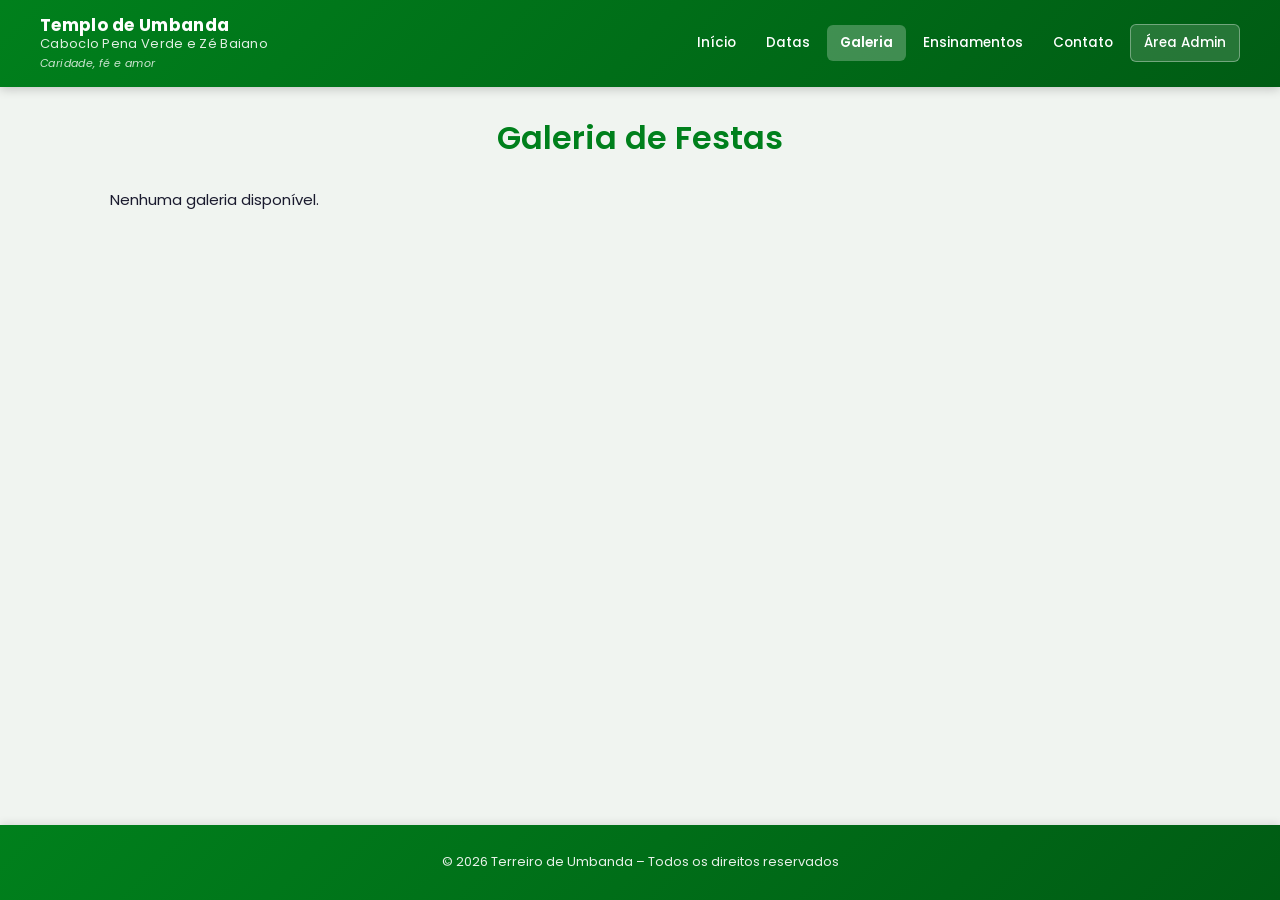
<file: galeria.html>
<!DOCTYPE html>
<html lang="pt-BR">
<head>
  <meta charset="UTF-8">
  <meta name="viewport" content="width=device-width, initial-scale=1.0">
  <title>Galeria – Terreiro de Umbanda</title>
  <link rel="stylesheet" href="assets/css/global.css">
  <link rel="stylesheet" href="assets/css/galeria.css">
</head>
<body>

<header class="header">
  <div class="logo">
    <h1>
      <span>Templo de Umbanda</span>
      <span>Caboclo Pena Verde e Zé Baiano</span>
    </h1>
    <span>Caridade, fé e amor</span>
  </div>
  <nav class="menu">
    <a href="index.html">Início</a>
    <a href="datas.html">Datas</a>
    <a href="galeria.html" class="ativo">Galeria</a>
    <a href="ensinamentos.html">Ensinamentos</a>
    <a href="contato.html">Contato</a>
    <a href="login.html" class="menu-admin">Área Admin</a>
  </nav>
</header>

<main>
  <h1 class="titulo-galeria">Galeria de Festas</h1>
  <section class="galeria-cards"></section>
</main>

<!-- MODAL GALERIA -->
<div id="modalGaleria" class="modal">
  <div class="modal-conteudo">
    <span class="fechar" onclick="fecharGaleria()">×</span>
    <div id="fotosModal" class="fotos-modal"></div>
  </div>
</div>

<!-- MODAL IMAGEM -->
<div id="modalImagem" class="modal">
  <div class="modal-conteudo">
    <span class="fechar" onclick="fecharImagem()">×</span>
    <img id="imagemAmpliada" style="width:100%;border-radius:10px;">
  </div>
</div>

<footer class="rodape">
  <p>© 2026 Terreiro de Umbanda – Todos os direitos reservados</p>
</footer>

<script src="assets/js/galeria.js"></script>
</body>
</html>
</file>
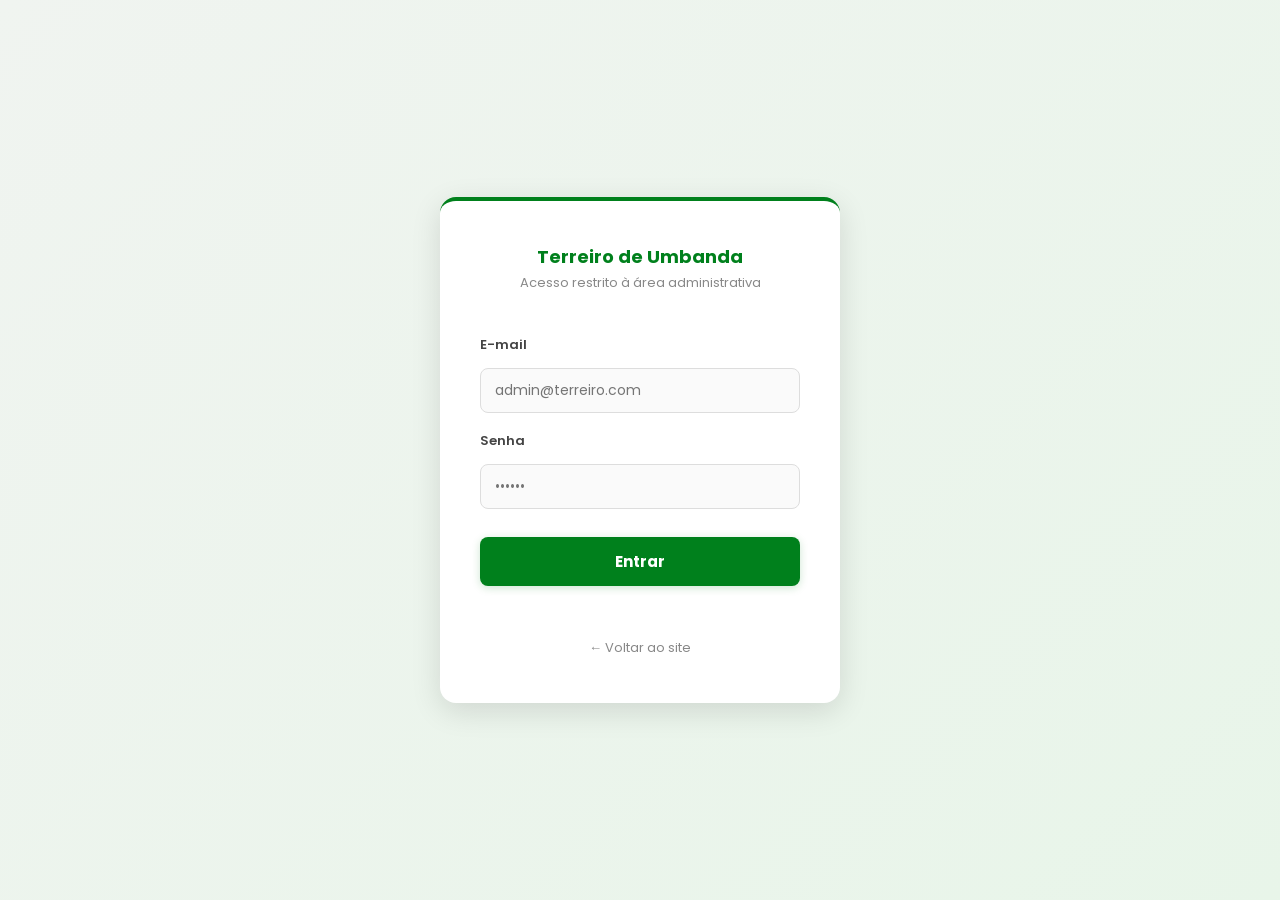
<file: login.html>
<!DOCTYPE html>
<html lang="pt-BR">
<head>
  <meta charset="UTF-8">
  <meta name="viewport" content="width=device-width, initial-scale=1.0">
  <title>Login Administrativo – Terreiro</title>
  <link rel="stylesheet" href="assets/css/global.css">
  <link rel="stylesheet" href="assets/css/cadastro.css">
  <style>
    .login-wrapper {
      min-height: 100vh;
      display: flex;
      align-items: center;
      justify-content: center;
      background: linear-gradient(135deg, #f0f4f0 0%, #e8f5e9 100%);
    }
    .login-box {
      background: white;
      padding: 44px 40px;
      border-radius: 16px;
      box-shadow: 0 8px 30px rgba(0,0,0,0.12);
      width: 100%;
      max-width: 400px;
      border-top: 4px solid #00801c;
    }
    .login-logo {
      text-align: center;
      margin-bottom: 28px;
    }
    .login-logo h1 {
      font-size: 18px;
      color: #00801c;
      font-weight: 700;
    }
    .login-logo p {
      font-size: 13px;
      color: #888;
      margin-top: 4px;
    }
    .login-box label {
      display: block;
      font-weight: 600;
      font-size: 13px;
      color: #444;
      margin-top: 14px;
      margin-bottom: 4px;
    }
    .login-box input {
      width: 100%;
      padding: 11px 14px;
      border: 1.5px solid #ddd;
      border-radius: 8px;
      font-family: inherit;
      font-size: 14px;
      outline: none;
      transition: border-color 0.2s, box-shadow 0.2s;
      background: #fafafa;
    }
    .login-box input:focus {
      border-color: #00801c;
      background: white;
      box-shadow: 0 0 0 3px rgba(0,128,28,0.08);
    }
    .login-box button {
      width: 100%;
      margin-top: 24px;
      padding: 13px;
      background: #00801c;
      color: white;
      border: none;
      border-radius: 8px;
      font-size: 15px;
      font-weight: 700;
      font-family: inherit;
      cursor: pointer;
      transition: all 0.2s;
      box-shadow: 0 2px 8px rgba(0,128,28,0.20);
    }
    .login-box button:hover {
      background: #006b17;
      transform: translateY(-1px);
      box-shadow: 0 4px 14px rgba(0,128,28,0.30);
    }
    #msgLogin {
      margin-top: 14px;
      text-align: center;
      font-size: 13px;
      color: #c62828;
      font-weight: 500;
      min-height: 20px;
    }
    .link-voltar {
      display: block;
      text-align: center;
      margin-top: 18px;
      font-size: 13px;
      color: #888;
      text-decoration: none;
    }
    .link-voltar:hover {
      color: #00801c;
    }
  </style>
</head>
<body>

  <div class="login-wrapper">
    <div class="login-box">
      <div class="login-logo">
        <h1>Terreiro de Umbanda</h1>
        <p>Acesso restrito à área administrativa</p>
      </div>

      <form id="formLogin">
        <label for="loginEmail">E-mail</label>
        <input type="email" id="loginEmail" required placeholder="admin@terreiro.com" autocomplete="email">

        <label for="loginSenha">Senha</label>
        <input type="password" id="loginSenha" required placeholder="••••••" autocomplete="current-password">

        <button type="submit">Entrar</button>
      </form>

      <p id="msgLogin"></p>

      <a href="index.html" class="link-voltar">← Voltar ao site</a>
    </div>
  </div>

  <script src="assets/js/login.js"></script>
</body>
</html>
</file>
<file: assets/css/global.css>
@import url('https://fonts.googleapis.com/css2?family=Poppins:wght@300;400;500;600;700&display=swap');

/* ========================
   VARIÁVEIS GLOBAIS
======================== */
:root {
  --verde:        #00801c;
  --verde-escuro: #005c14;
  --verde-medio:  #006b17;
  --verde-claro:  #e8f5e9;
  --verde-fundo:  #f0f4f0;
  --vermelho:     #c62828;
  --vermelho-claro: #fdecea;
  --amarelo:      #f59e0b;
  --azul:         #1d6fa5;
  --cinza:        #6b7280;
  --cinza-claro:  #f3f4f6;
  --branco:       #ffffff;
  --texto:        #1a1a2e;
  --sombra-sm:    0 1px 4px rgba(0,0,0,0.08);
  --sombra:       0 2px 10px rgba(0,0,0,0.10);
  --sombra-lg:    0 4px 20px rgba(0,0,0,0.14);
  --radius:       10px;
  --radius-sm:    6px;
  --radius-lg:    14px;
  --transition:   0.2s ease;
}

/* ========================
   RESET E BASE
======================== */
*, *::before, *::after {
  margin: 0;
  padding: 0;
  box-sizing: border-box;
}

html {
  scroll-behavior: smooth;
}

body {
  font-family: 'Poppins', Arial, sans-serif;
  background-color: var(--verde-fundo);
  color: var(--texto);
  min-height: 100vh;
  display: flex;
  flex-direction: column;
  font-size: 15px;
  line-height: 1.6;
}

main {
  max-width: 1100px;
  margin: 0 auto;
  padding: 30px 20px;
  flex: 1;
  width: 100%;
}

h1, h2, h3, h4 {
  line-height: 1.3;
  font-weight: 600;
}

a {
  color: var(--verde);
  text-decoration: none;
}

a:hover {
  text-decoration: underline;
}

/* ========================
   HEADER
======================== */
.header {
  background: linear-gradient(135deg, var(--verde) 0%, var(--verde-escuro) 100%);
  color: var(--branco);
  padding: 14px 40px;
  display: flex;
  justify-content: space-between;
  align-items: center;
  flex-wrap: wrap;
  gap: 12px;
  box-shadow: 0 2px 10px rgba(0,0,0,0.20);
  position: sticky;
  top: 0;
  z-index: 100;
}

.header .logo {
  display: flex;
  flex-direction: column;
}

.header .logo h1 {
  font-size: 17px;
  font-weight: 700;
  letter-spacing: 0.3px;
}

.header .logo h1 span {
  display: block;
}

.header .logo h1 span:first-child {
  font-size: 17px;
}

.header .logo h1 span:last-child {
  font-size: 13px;
  font-weight: 400;
  opacity: 0.88;
}

.header .logo > span,
.logo > span {
  font-size: 11px;
  opacity: 0.80;
  font-style: italic;
  letter-spacing: 0.4px;
  margin-top: 2px;
}

/* ========================
   NAVEGAÇÃO
======================== */
.menu {
  display: flex;
  gap: 4px;
  flex-wrap: wrap;
  align-items: center;
}

.menu a {
  color: var(--branco);
  text-decoration: none;
  font-weight: 500;
  font-size: 13.5px;
  padding: 7px 13px;
  border-radius: var(--radius-sm);
  transition: background var(--transition);
  white-space: nowrap;
}

.menu a:hover {
  background: rgba(255,255,255,0.18);
  text-decoration: none;
}

.menu a.ativo {
  background: rgba(255,255,255,0.25);
  font-weight: 600;
}

.menu a.menu-admin {
  background: rgba(255,255,255,0.15);
  border: 1px solid rgba(255,255,255,0.35);
}

.menu a.menu-admin:hover {
  background: rgba(255,255,255,0.28);
}

/* ========================
   RODAPÉ
======================== */
.rodape {
  background: linear-gradient(135deg, var(--verde) 0%, var(--verde-escuro) 100%);
  color: var(--branco);
  text-align: center;
  padding: 24px 20px;
  margin-top: auto;
  box-shadow: 0 -2px 8px rgba(0,0,0,0.10);
}

.rodape p {
  font-size: 13px;
  margin: 3px 0;
  opacity: 0.9;
}

/* ========================
   CARDS GENÉRICOS
======================== */
.card {
  background: var(--branco);
  border-radius: var(--radius);
  padding: 24px;
  box-shadow: var(--sombra);
}

/* ========================
   BOTÕES GENÉRICOS
======================== */
.btn {
  display: inline-flex;
  align-items: center;
  gap: 6px;
  padding: 10px 20px;
  border: none;
  border-radius: var(--radius-sm);
  font-family: inherit;
  font-size: 14px;
  font-weight: 600;
  cursor: pointer;
  transition: all var(--transition);
  text-decoration: none;
}

.btn-primary {
  background: var(--verde);
  color: var(--branco);
}

.btn-primary:hover {
  background: var(--verde-medio);
  transform: translateY(-1px);
  box-shadow: 0 4px 12px rgba(0,128,28,0.25);
  text-decoration: none;
  color: var(--branco);
}

.btn-danger {
  background: var(--vermelho);
  color: var(--branco);
}

.btn-danger:hover {
  background: #a93226;
  transform: translateY(-1px);
  text-decoration: none;
  color: var(--branco);
}

/* ========================
   RESPONSIVO
======================== */
@media (max-width: 1024px) {
  .header {
    flex-direction: column;
    align-items: center;
    padding: 16px 20px;
    text-align: center;
  }

  .menu {
    justify-content: center;
  }
}

@media (max-width: 600px) {
  .header {
    padding: 14px 16px;
  }

  .menu {
    gap: 4px;
  }

  .menu a {
    font-size: 13px;
    padding: 6px 10px;
  }

  main {
    padding: 20px 14px;
  }
}
</file>
<file: assets/css/index.css>
/* ========================
   HOME – HERO
======================== */
.home {
  padding: 0;
  max-width: 100%;
}

.hero {
  background: linear-gradient(160deg, #004d10 0%, #00801c 50%, #00a825 100%);
  color: white;
  text-align: center;
  padding: 80px 30px;
  position: relative;
  overflow: hidden;
}

.hero::before {
  content: "";
  position: absolute;
  inset: 0;
  background: url("data:image/svg+xml,%3Csvg width='60' height='60' viewBox='0 0 60 60' xmlns='http://www.w3.org/2000/svg'%3E%3Cg fill='none' fill-rule='evenodd'%3E%3Cg fill='%23ffffff' fill-opacity='0.04'%3E%3Cpath d='M36 34v-4h-2v4h-4v2h4v4h2v-4h4v-2h-4zm0-30V0h-2v4h-4v2h4v4h2V6h4V4h-4zM6 34v-4H4v4H0v2h4v4h2v-4h4v-2H6zM6 4V0H4v4H0v2h4v4h2V6h4V4H6z'/%3E%3C/g%3E%3C/g%3E%3C/svg%3E");
}

.hero-conteudo {
  position: relative;
  z-index: 1;
  max-width: 700px;
  margin: 0 auto;
}

.hero-tag {
  display: inline-block;
  background: rgba(255,255,255,0.18);
  border: 1px solid rgba(255,255,255,0.35);
  color: white;
  font-size: 12px;
  font-weight: 600;
  letter-spacing: 1.5px;
  text-transform: uppercase;
  padding: 5px 16px;
  border-radius: 20px;
  margin-bottom: 20px;
}

.hero h2 {
  font-size: clamp(28px, 5vw, 48px);
  font-weight: 700;
  line-height: 1.2;
  margin-bottom: 18px;
  text-shadow: 0 2px 10px rgba(0,0,0,0.2);
}

.hero p {
  font-size: clamp(15px, 2vw, 18px);
  opacity: 0.92;
  line-height: 1.7;
  margin-bottom: 32px;
  max-width: 550px;
  margin-left: auto;
  margin-right: auto;
}

.hero-btns {
  display: flex;
  gap: 14px;
  justify-content: center;
  flex-wrap: wrap;
}

.hero-btn {
  display: inline-flex;
  align-items: center;
  gap: 7px;
  padding: 13px 26px;
  border-radius: 8px;
  font-weight: 600;
  font-size: 15px;
  text-decoration: none;
  transition: all 0.2s;
}

.hero-btn-primary {
  background: white;
  color: #00801c;
}

.hero-btn-primary:hover {
  background: #f0faf2;
  transform: translateY(-2px);
  box-shadow: 0 6px 20px rgba(0,0,0,0.2);
  text-decoration: none;
  color: #006b17;
}

.hero-btn-outline {
  background: transparent;
  color: white;
  border: 2px solid rgba(255,255,255,0.6);
}

.hero-btn-outline:hover {
  background: rgba(255,255,255,0.12);
  border-color: white;
  text-decoration: none;
  color: white;
  transform: translateY(-2px);
}

/* ========================
   PILARES / VALORES
======================== */
.pilares {
  display: grid;
  grid-template-columns: repeat(3, 1fr);
  gap: 0;
  background: white;
  border-bottom: 1px solid #eee;
}

.pilar {
  text-align: center;
  padding: 32px 20px;
  border-right: 1px solid #f0f0f0;
  transition: background 0.2s;
}

.pilar:last-child {
  border-right: none;
}

.pilar:hover {
  background: #f8fdf8;
}

.pilar-icone {
  font-size: 36px;
  margin-bottom: 12px;
  display: block;
}

.pilar h3 {
  color: #00801c;
  font-size: 16px;
  font-weight: 700;
  margin-bottom: 8px;
}

.pilar p {
  font-size: 13.5px;
  color: #666;
  line-height: 1.6;
}

/* ========================
   CONTEÚDO INTERNO
======================== */
.home-inner {
  max-width: 1100px;
  margin: 0 auto;
  padding: 0 20px;
}

/* ========================
   SEÇÃO VÍDEO
======================== */
.secao-video {
  padding: 64px 0;
}

.secao-titulo {
  text-align: center;
  margin-bottom: 40px;
}

.secao-titulo h2 {
  font-size: clamp(22px, 3vw, 30px);
  color: #1a1a2e;
  font-weight: 700;
  margin-bottom: 10px;
}

.secao-titulo p {
  color: #666;
  font-size: 15px;
  max-width: 500px;
  margin: 0 auto;
}

.linha-verde {
  width: 50px;
  height: 4px;
  background: linear-gradient(90deg, #00801c, #4caf50);
  border-radius: 2px;
  margin: 12px auto 0;
}

.video-wrapper {
  max-width: 760px;
  margin: 0 auto;
  border-radius: 14px;
  overflow: hidden;
  box-shadow: 0 8px 30px rgba(0,0,0,0.15);
  aspect-ratio: 16/9;
}

.video-wrapper iframe {
  width: 100%;
  height: 100%;
  display: block;
}

/* ========================
   SEÇÃO SOBRE
======================== */
.secao-sobre {
  padding: 64px 0;
  background: white;
  margin: 0 -20px;
  padding-left: 20px;
  padding-right: 20px;
}

.sobre-grid {
  max-width: 1100px;
  margin: 0 auto;
  display: grid;
  grid-template-columns: 1fr 2fr;
  gap: 50px;
  align-items: start;
}

.sobre-lateral {
  position: sticky;
  top: 90px;
}

.sobre-lateral h2 {
  font-size: 28px;
  color: #00801c;
  font-weight: 700;
  line-height: 1.3;
  margin-bottom: 16px;
  text-align: left;
}

.sobre-destaque {
  background: linear-gradient(135deg, #00801c, #005c14);
  color: white;
  padding: 20px;
  border-radius: 12px;
  font-size: 14px;
  line-height: 1.7;
  font-style: italic;
  margin-top: 20px;
}

.sobre-destaque strong {
  display: block;
  font-style: normal;
  font-size: 13px;
  opacity: 0.75;
  margin-top: 10px;
}

.sobre-conteudo p {
  font-size: 15px;
  line-height: 1.85;
  color: #444;
  margin-bottom: 18px;
}

.sobre-conteudo p:last-child {
  margin-bottom: 0;
}

.sobre-conteudo p strong {
  color: #00801c;
  font-weight: 600;
}

.sobre-numeros {
  display: grid;
  grid-template-columns: 1fr 1fr;
  gap: 14px;
  margin-top: 30px;
}

.numero-item {
  background: #f0faf2;
  border-left: 4px solid #00801c;
  padding: 16px;
  border-radius: 8px;
  text-align: center;
}

.numero-item span:first-child {
  display: block;
  font-size: 28px;
  font-weight: 700;
  color: #00801c;
  line-height: 1;
  margin-bottom: 4px;
}

.numero-item span:last-child {
  font-size: 12px;
  color: #666;
  font-weight: 500;
}

/* ========================
   SEÇÃO PRÓXIMAS DATAS
======================== */
.secao-datas {
  padding: 64px 0;
}

.datas-resumo {
  max-width: 1100px;
  margin: 0 auto;
}

#datasResumo {
  list-style: none;
  padding: 0;
  margin: 0 0 30px;
  display: grid;
  grid-template-columns: repeat(auto-fit, minmax(280px, 1fr));
  gap: 16px;
}

#datasResumo li {
  background: white;
  border-radius: 12px;
  padding: 20px 22px;
  border-left: 5px solid #00801c;
  box-shadow: 0 2px 10px rgba(0,0,0,0.07);
  display: flex;
  flex-direction: column;
  gap: 4px;
  transition: transform 0.2s, box-shadow 0.2s;
}

#datasResumo li:hover {
  transform: translateY(-2px);
  box-shadow: 0 6px 18px rgba(0,0,0,0.10);
}

#datasResumo li .data-badge {
  display: inline-flex;
  align-items: center;
  gap: 6px;
  font-size: 13px;
  font-weight: 700;
  color: #00801c;
  background: #e8f5e9;
  padding: 3px 10px;
  border-radius: 20px;
  width: fit-content;
}

#datasResumo li .nome-festa {
  font-size: 16px;
  font-weight: 600;
  color: #1a1a2e;
  margin-top: 4px;
}

#datasResumo li .desc-festa {
  font-size: 13px;
  color: #777;
  line-height: 1.5;
}

.sem-datas-msg {
  text-align: center;
  color: #aaa;
  padding: 30px;
  font-style: italic;
}

.ver-todas {
  display: block;
  width: fit-content;
  margin: 0 auto;
  background: #00801c;
  color: white;
  padding: 13px 28px;
  border-radius: 8px;
  font-weight: 600;
  font-size: 15px;
  text-decoration: none;
  transition: all 0.2s;
  box-shadow: 0 2px 8px rgba(0,128,28,0.20);
}

.ver-todas:hover {
  background: #006b17;
  transform: translateY(-1px);
  box-shadow: 0 4px 14px rgba(0,128,28,0.30);
  text-decoration: none;
  color: white;
}

/* ========================
   RESPONSIVO
======================== */
@media (max-width: 900px) {
  .pilares {
    grid-template-columns: 1fr;
  }
  .pilar {
    border-right: none;
    border-bottom: 1px solid #f0f0f0;
    padding: 24px 20px;
  }
  .pilar:last-child {
    border-bottom: none;
  }
  .sobre-grid {
    grid-template-columns: 1fr;
    gap: 30px;
  }
  .sobre-lateral {
    position: static;
  }
  .sobre-lateral h2 {
    text-align: center;
  }
  .sobre-numeros {
    grid-template-columns: repeat(2, 1fr);
  }
}

@media (max-width: 600px) {
  .hero {
    padding: 60px 20px;
  }
  .hero-btns {
    flex-direction: column;
    align-items: center;
  }
  .hero-btn {
    width: 100%;
    justify-content: center;
  }
  .secao-sobre {
    margin: 0;
  }
}
</file>
<file: assets/css/admin.css>
/* ========================
   ADMIN – TOPO
======================== */
.admin-topo {
  background: linear-gradient(135deg, #00801c 0%, #005c14 100%);
  color: white;
  display: flex;
  justify-content: space-between;
  align-items: center;
  padding: 16px 40px;
  box-shadow: 0 2px 10px rgba(0,0,0,0.20);
}

.admin-topo h1 {
  font-size: 20px;
  font-weight: 700;
  letter-spacing: 0.3px;
}

.btn-sair {
  background: rgba(255,255,255,0.15);
  color: white;
  border: 1px solid rgba(255,255,255,0.4);
  padding: 8px 18px;
  border-radius: 6px;
  font-weight: 600;
  font-size: 13px;
  cursor: pointer;
  transition: background 0.2s;
}

.btn-sair:hover {
  background: rgba(255,255,255,0.28);
}

/* ========================
   ADMIN – NAV MENU
======================== */
.admin-menu {
  background: white;
  border-bottom: 2px solid #e8f5e9;
  display: flex;
  gap: 0;
  justify-content: center;
  flex-wrap: wrap;
  padding: 0 20px;
  box-shadow: 0 1px 4px rgba(0,0,0,0.06);
}

.admin-menu a {
  text-decoration: none;
  color: #555;
  padding: 14px 20px;
  font-weight: 500;
  font-size: 14px;
  border-bottom: 3px solid transparent;
  transition: all 0.2s;
  white-space: nowrap;
}

.admin-menu a:hover {
  color: #00801c;
  border-bottom-color: #a5d6a7;
}

.admin-menu a.ativo {
  color: #00801c;
  border-bottom-color: #00801c;
  font-weight: 600;
}

/* ========================
   ADMIN – ESTATÍSTICAS
======================== */
.stats {
  max-width: 1100px;
  margin: 28px auto 0;
  padding: 0 20px;
  display: grid;
  grid-template-columns: repeat(auto-fit, minmax(200px, 1fr));
  gap: 16px;
}

.card-stats {
  background: white;
  border-radius: 10px;
  padding: 22px 20px;
  text-align: center;
  border-left: 5px solid #00801c;
  box-shadow: 0 2px 8px rgba(0,0,0,0.07);
  transition: transform 0.2s, box-shadow 0.2s;
}

.card-stats:hover {
  transform: translateY(-2px);
  box-shadow: 0 4px 14px rgba(0,0,0,0.10);
}

.card-stats h3 {
  font-size: 36px;
  font-weight: 700;
  color: #00801c;
  line-height: 1;
  margin-bottom: 6px;
}

.card-stats p {
  font-size: 13px;
  color: #666;
  font-weight: 500;
}

.card-stats.stat-azul {
  border-left-color: #1d6fa5;
}
.card-stats.stat-azul h3 {
  color: #1d6fa5;
}
.card-stats.stat-vermelho {
  border-left-color: #c62828;
}
.card-stats.stat-vermelho h3 {
  color: #c62828;
}

/* ========================
   ADMIN – BARRA DE AÇÕES
======================== */
.barra-acoes {
  max-width: 1100px;
  margin: 20px auto 0;
  padding: 0 20px;
  display: flex;
  justify-content: flex-end;
  gap: 10px;
}

.btn-cadastrar {
  display: inline-flex;
  align-items: center;
  gap: 7px;
  background: #00801c;
  color: white;
  border: none;
  padding: 10px 20px;
  border-radius: 8px;
  font-size: 14px;
  font-weight: 600;
  cursor: pointer;
  text-decoration: none;
  transition: all 0.2s;
  box-shadow: 0 2px 8px rgba(0,128,28,0.20);
}

.btn-cadastrar:hover {
  background: #006b17;
  transform: translateY(-1px);
  box-shadow: 0 4px 12px rgba(0,128,28,0.30);
  color: white;
  text-decoration: none;
}

/* ========================
   ADMIN – LISTA MEMBROS
======================== */
.section-membros {
  max-width: 1100px;
  margin: 20px auto;
  padding: 0 20px;
}

.section-membros > p {
  text-align: center;
  color: #888;
  padding: 40px 0;
  font-size: 15px;
}

.grid-membros {
  display: grid;
  grid-template-columns: repeat(auto-fill, minmax(290px, 1fr));
  gap: 18px;
}

/* Card de membro */
.card-membro {
  background: white;
  padding: 20px;
  border-radius: 10px;
  border-left: 5px solid #00801c;
  box-shadow: 0 2px 8px rgba(0,0,0,0.07);
  transition: transform 0.2s, box-shadow 0.2s;
  display: flex;
  flex-direction: column;
  gap: 4px;
}

.card-membro:hover {
  transform: translateY(-2px);
  box-shadow: 0 4px 16px rgba(0,0,0,0.11);
}

.card-membro-header {
  display: flex;
  justify-content: space-between;
  align-items: flex-start;
  margin-bottom: 10px;
}

.card-membro h3 {
  font-size: 16px;
  color: #00801c;
  font-weight: 600;
  flex: 1;
}

.badge-status {
  font-size: 11px;
  font-weight: 600;
  padding: 3px 9px;
  border-radius: 20px;
  white-space: nowrap;
  margin-left: 8px;
}

.badge-ok {
  background: #e8f5e9;
  color: #2e7d32;
}

.badge-pendente {
  background: #fff3e0;
  color: #e65100;
}

.badge-inadimplente {
  background: #fdecea;
  color: #c62828;
}

.card-membro p {
  font-size: 13px;
  color: #555;
  margin: 0;
  display: flex;
  align-items: center;
  gap: 5px;
}

.card-membro p strong {
  color: #333;
  min-width: 65px;
  display: inline-block;
}

.acoes-membro {
  margin-top: 14px;
  display: flex;
  gap: 8px;
}

.acoes-membro button {
  flex: 1;
  padding: 8px 6px;
  border-radius: 6px;
  border: none;
  cursor: pointer;
  font-weight: 600;
  font-size: 12.5px;
  color: white;
  transition: all 0.2s;
}

.btn-ver {
  background: #2e7d32;
}
.btn-ver:hover {
  background: #1b5e20;
}

.btn-editar {
  background: #00801c;
}
.btn-editar:hover {
  background: #006b17;
}

.btn-excluir {
  background: #c62828;
}
.btn-excluir:hover {
  background: #a93226;
}

/* ========================
   ADMIN – GALERIA
======================== */
.admin-container {
  max-width: 1100px;
  margin: 28px auto;
  padding: 0 20px;
  display: grid;
  gap: 24px;
}

.admin-box {
  background: white;
  padding: 26px;
  border-radius: 10px;
  border-left: 5px solid #00801c;
  box-shadow: 0 2px 8px rgba(0,0,0,0.07);
}

.admin-box h2 {
  margin-bottom: 18px;
  color: #00801c;
  font-size: 17px;
}

.admin-box label {
  display: block;
  font-weight: 600;
  font-size: 13px;
  margin: 14px 0 5px;
  color: #333;
}

.admin-box input,
.admin-box select,
.admin-box textarea {
  width: 100%;
  padding: 10px 12px;
  border-radius: 7px;
  border: 1.5px solid #ddd;
  font-family: inherit;
  font-size: 14px;
  transition: border-color 0.2s;
  outline: none;
}

.admin-box input:focus,
.admin-box select:focus,
.admin-box textarea:focus {
  border-color: #00801c;
}

.admin-box button {
  margin-top: 14px;
  padding: 10px 20px;
  background: #00801c;
  color: white;
  border: none;
  border-radius: 7px;
  cursor: pointer;
  font-weight: 600;
  font-size: 14px;
  transition: all 0.2s;
}

.admin-box button:hover {
  background: #006b17;
  transform: translateY(-1px);
}

.admin-box .btn-excluir {
  background: #c62828;
}
.admin-box .btn-excluir:hover {
  background: #a93226;
}

.admin-dica {
  margin: 14px 0 8px;
  font-size: 13px;
  color: #777;
  background: #f5f5f5;
  padding: 8px 12px;
  border-radius: 6px;
  border-left: 3px solid #ccc;
}

.fotos-admin {
  display: grid;
  grid-template-columns: repeat(auto-fill, minmax(110px, 1fr));
  gap: 10px;
  margin-top: 12px;
}

.fotos-admin img {
  width: 100%;
  height: 110px;
  object-fit: cover;
  border-radius: 7px;
  cursor: pointer;
  transition: transform 0.2s, box-shadow 0.2s;
}

.fotos-admin img:hover {
  transform: scale(1.05);
  box-shadow: 0 0 0 3px #00801c;
}

/* ========================
   ADMIN – MENSALIDADES (detalhes.html)
======================== */
.mensalidades-box {
  background: white;
  padding: 28px;
  border-radius: 12px;
  border-left: 6px solid #00801c;
  box-shadow: 0 2px 10px rgba(0,0,0,0.07);
}

.mensalidades-box-header {
  display: flex;
  justify-content: space-between;
  align-items: center;
  flex-wrap: wrap;
  gap: 12px;
  margin-bottom: 20px;
}

.mensalidades-box h2 {
  color: #00801c;
  font-size: 18px;
  margin: 0;
}

.ano-seletor {
  display: flex;
  gap: 6px;
  flex-wrap: wrap;
}

.ano-btn {
  padding: 5px 13px;
  border: 2px solid #00801c;
  background: white;
  color: #00801c;
  border-radius: 20px;
  cursor: pointer;
  font-weight: 600;
  font-size: 13px;
  font-family: inherit;
  transition: all 0.2s;
}

.ano-btn.ativo,
.ano-btn:hover {
  background: #00801c;
  color: white;
}

.tabela-mensalidades {
  width: 100%;
  border-collapse: collapse;
  font-size: 14px;
}

.tabela-mensalidades th {
  background: #f4f6f4;
  padding: 12px 16px;
  text-align: left;
  font-weight: 600;
  font-size: 13px;
  color: #444;
  border-bottom: 2px solid #e0e8e0;
}

.tabela-mensalidades td {
  padding: 13px 16px;
  border-bottom: 1px solid #f0f0f0;
}

.tabela-mensalidades tr.pago {
  background: #f0faf2;
}

.tabela-mensalidades tr.nao-pago {
  background: #fff8f8;
}

.tabela-mensalidades tr.pago span {
  color: #2e7d32;
  font-weight: 600;
}

.tabela-mensalidades tr.nao-pago span {
  color: #c62828;
  font-weight: 600;
}

.tabela-mensalidades input[type="checkbox"] {
  transform: scale(1.3);
  margin-right: 10px;
  cursor: pointer;
  accent-color: #00801c;
}

.tabela-mensalidades td:last-child {
  display: flex;
  align-items: center;
  gap: 10px;
}

/* ========================
   ADMIN – MENSALIDADES (admin-mensalidades.html)
======================== */
.mensalidades-main {
  max-width: 1200px;
  margin: 0 auto;
  padding: 24px 20px;
}

.mens-titulo {
  font-size: 22px;
  color: #00801c;
  margin-bottom: 18px;
  font-weight: 700;
}

.mens-ano-row {
  display: flex;
  align-items: center;
  gap: 10px;
  margin-bottom: 22px;
  flex-wrap: wrap;
}

.mens-ano-row span {
  font-weight: 600;
  color: #555;
  font-size: 14px;
}

.mens-stats {
  display: grid;
  grid-template-columns: repeat(auto-fit, minmax(180px, 1fr));
  gap: 14px;
  margin-bottom: 24px;
}

.mens-stat-card {
  background: white;
  border-radius: 10px;
  padding: 18px 16px;
  text-align: center;
  border-left: 4px solid #00801c;
  box-shadow: 0 2px 8px rgba(0,0,0,0.07);
}

.mens-stat-card.card-verde  { border-left-color: #2e7d32; }
.mens-stat-card.card-vermelho { border-left-color: #c62828; }
.mens-stat-card.card-azul   { border-left-color: #1d6fa5; }
.mens-stat-card.card-amarelo{ border-left-color: #f59e0b; }

.mens-stat-num {
  display: block;
  font-size: 30px;
  font-weight: 700;
  color: #00801c;
  line-height: 1;
  margin-bottom: 5px;
}
.mens-stat-card.card-verde  .mens-stat-num { color: #2e7d32; }
.mens-stat-card.card-vermelho .mens-stat-num { color: #c62828; }
.mens-stat-card.card-azul   .mens-stat-num { color: #1d6fa5; }
.mens-stat-card.card-amarelo .mens-stat-num { color: #d97706; }

.mens-stat-label {
  font-size: 12px;
  color: #666;
  font-weight: 500;
}

/* Filtros */
.mens-filtros {
  display: flex;
  gap: 12px;
  align-items: center;
  margin-bottom: 18px;
  flex-wrap: wrap;
}

.mens-filtros input[type="text"] {
  flex: 1;
  min-width: 200px;
  padding: 10px 14px;
  border: 1.5px solid #ddd;
  border-radius: 8px;
  font-family: inherit;
  font-size: 14px;
  outline: none;
  transition: border-color 0.2s;
}

.mens-filtros input[type="text"]:focus {
  border-color: #00801c;
}

.filtro-btns {
  display: flex;
  gap: 6px;
  flex-wrap: wrap;
}

.filtro-btn {
  padding: 8px 15px;
  border: 1.5px solid #ddd;
  background: white;
  color: #555;
  border-radius: 7px;
  cursor: pointer;
  font-size: 13px;
  font-weight: 500;
  font-family: inherit;
  transition: all 0.2s;
}

.filtro-btn.ativo,
.filtro-btn:hover {
  border-color: #00801c;
  background: #00801c;
  color: white;
}

/* Tabela de mensalidades */
.tabela-wrapper {
  background: white;
  border-radius: 10px;
  box-shadow: 0 2px 10px rgba(0,0,0,0.07);
  overflow-x: auto;
}

.tabela-mens {
  width: 100%;
  border-collapse: collapse;
  min-width: 860px;
}

.tabela-mens thead tr {
  background: #00801c;
  color: white;
}

.tabela-mens th {
  padding: 12px 10px;
  font-size: 12.5px;
  font-weight: 600;
  text-align: center;
  white-space: nowrap;
}

.tabela-mens .th-nome {
  text-align: left;
  padding-left: 18px;
  min-width: 180px;
  position: sticky;
  left: 0;
  background: #00801c;
  z-index: 2;
}

.tabela-mens tbody tr {
  transition: background 0.15s;
}

.tabela-mens tbody tr:nth-child(even) {
  background: #fafafa;
}

.tabela-mens tbody tr:hover .td-nome-cell {
  background: #f0f8f0;
}

.tabela-mens td {
  padding: 9px 8px;
  text-align: center;
  border-bottom: 1px solid #f0f0f0;
  font-size: 14px;
}

.td-nome-cell {
  text-align: left;
  padding: 10px 18px;
  min-width: 200px;
  position: sticky;
  left: 0;
  background: white;
  z-index: 1;
  border-right: 1px solid #eee;
}

.tabela-mens tbody tr:nth-child(even) .td-nome-cell {
  background: #fafafa;
}

.nome-membro-info {
  display: flex;
  flex-direction: column;
  gap: 1px;
}

.nome-membro-texto {
  font-weight: 600;
  font-size: 13.5px;
  color: #1a1a2e;
}

.funcao-membro-texto {
  font-size: 11px;
  color: #888;
}

.dia-pag-badge {
  font-size: 10px;
  color: #00801c;
  background: #e8f5e9;
  padding: 1px 7px;
  border-radius: 10px;
  display: inline-block;
  margin-top: 2px;
  width: fit-content;
}

/* Células de mês */
.celula-mes {
  cursor: pointer;
  transition: background 0.12s;
  font-size: 16px;
  font-weight: 700;
  width: 52px;
  user-select: none;
}

.celula-mes.pago {
  background: #e8f5e9;
  color: #2e7d32;
}

.celula-mes.pago:hover {
  background: #c8e6c9;
}

.celula-mes.nao-pago {
  background: #fdecea;
  color: #c62828;
}

.celula-mes.nao-pago:hover {
  background: #ffcdd2;
}

/* Total */
.td-total {
  font-weight: 700;
  font-size: 13px;
  min-width: 55px;
  white-space: nowrap;
}

.td-total.status-em-dia {
  color: #2e7d32;
  background: #e8f5e9;
}

.td-total.status-parcial {
  color: #e65100;
  background: #fff3e0;
}

.td-total.status-inadimplente {
  color: #c62828;
  background: #fdecea;
}

.tabela-sem-dados {
  text-align: center;
  padding: 50px 20px;
  color: #aaa;
  font-size: 15px;
}

/* ========================
   RESPONSIVO ADMIN
======================== */
@media (max-width: 768px) {
  .admin-topo {
    flex-direction: column;
    align-items: flex-start;
    gap: 10px;
    padding: 14px 20px;
  }

  .stats {
    grid-template-columns: repeat(2, 1fr);
  }

  .mens-stats {
    grid-template-columns: repeat(2, 1fr);
  }
}

@media (max-width: 480px) {
  .stats {
    grid-template-columns: 1fr;
  }

  .mens-stats {
    grid-template-columns: 1fr 1fr;
  }

  .barra-acoes {
    justify-content: stretch;
  }

  .btn-cadastrar {
    width: 100%;
    justify-content: center;
  }
}
</file>
<file: assets/css/datas.css>
/* ========================
   PÁGINA DE DATAS FESTIVAS
======================== */

.pagina-datas {
  max-width: 860px;
  margin: 0 auto;
  padding: 36px 20px;
}

/* Título da página */
.pagina-datas > h2 {
  font-size: 28px;
  color: #00801c;
  font-weight: 700;
  margin-bottom: 6px;
  text-align: center;
}

.datas-subtitulo {
  text-align: center;
  color: #888;
  font-size: 14px;
  margin-bottom: 36px;
}

.datas-linha {
  width: 50px;
  height: 4px;
  background: linear-gradient(90deg, #00801c, #4caf50);
  border-radius: 2px;
  margin: 12px auto 32px;
}

/* ========================
   SEÇÃO: PRÓXIMAS / PASSADAS
======================== */
.datas-secao-titulo {
  font-size: 13px;
  font-weight: 700;
  text-transform: uppercase;
  letter-spacing: 1px;
  color: #888;
  margin: 30px 0 14px;
  display: flex;
  align-items: center;
  gap: 10px;
}

.datas-secao-titulo::after {
  content: "";
  flex: 1;
  height: 1px;
  background: #e8e8e8;
}

/* ========================
   LISTA
======================== */
#listaDatas {
  list-style: none;
  padding: 0;
  margin: 0;
  display: flex;
  flex-direction: column;
  gap: 14px;
}

/* Card de data */
.card-data {
  background: white;
  border-radius: 12px;
  box-shadow: 0 2px 10px rgba(0,0,0,0.07);
  overflow: hidden;
  display: flex;
  transition: transform 0.2s, box-shadow 0.2s;
}

.card-data:hover {
  transform: translateY(-2px);
  box-shadow: 0 6px 20px rgba(0,0,0,0.10);
}

/* Lateral colorida com data */
.card-data-lateral {
  background: linear-gradient(160deg, #00801c, #005c14);
  color: white;
  min-width: 80px;
  display: flex;
  flex-direction: column;
  align-items: center;
  justify-content: center;
  padding: 16px 10px;
  text-align: center;
  flex-shrink: 0;
}

.card-data-lateral .dia-num {
  font-size: 28px;
  font-weight: 700;
  line-height: 1;
}

.card-data-lateral .mes-nome {
  font-size: 12px;
  font-weight: 600;
  text-transform: uppercase;
  letter-spacing: 0.5px;
  opacity: 0.85;
  margin-top: 3px;
}

.card-data-lateral .ano-num {
  font-size: 11px;
  opacity: 0.7;
  margin-top: 2px;
}

/* Passado: cor cinza */
.card-data.passado .card-data-lateral {
  background: linear-gradient(160deg, #9e9e9e, #757575);
}

/* Conteúdo */
.card-data-conteudo {
  flex: 1;
  padding: 16px 20px;
  display: flex;
  flex-direction: column;
  justify-content: center;
  gap: 4px;
}

.card-data-conteudo .nome-data {
  font-size: 16px;
  font-weight: 600;
  color: #1a1a2e;
}

.card-data-conteudo .descricao-data {
  font-size: 13.5px;
  color: #666;
  line-height: 1.6;
}

.card-data-conteudo .quando-badge {
  display: inline-flex;
  align-items: center;
  gap: 4px;
  font-size: 11.5px;
  font-weight: 600;
  padding: 2px 10px;
  border-radius: 20px;
  width: fit-content;
  margin-top: 4px;
}

.quando-badge.futuro {
  background: #e8f5e9;
  color: #2e7d32;
}

.quando-badge.hoje {
  background: #00801c;
  color: white;
}

.quando-badge.passado {
  background: #f5f5f5;
  color: #999;
}

/* Botões de admin */
.card-data-acoes {
  display: flex;
  flex-direction: column;
  gap: 6px;
  padding: 14px 14px 14px 8px;
  justify-content: center;
}

.card-data-acoes button {
  padding: 6px 12px;
  border: none;
  border-radius: 6px;
  cursor: pointer;
  font-size: 12px;
  font-weight: 600;
  font-family: inherit;
  transition: all 0.2s;
  white-space: nowrap;
}

.btn-editar-data {
  background: #e8f5e9;
  color: #00801c;
}

.btn-editar-data:hover {
  background: #00801c;
  color: white;
}

.btn-excluir-data {
  background: #fdecea;
  color: #c62828;
}

.btn-excluir-data:hover {
  background: #c62828;
  color: white;
}

/* ========================
   FORM ADMIN (dentro da página)
======================== */
.admin-form-datas {
  margin-top: 40px;
  background: white;
  border-radius: 12px;
  padding: 28px;
  box-shadow: 0 2px 10px rgba(0,0,0,0.07);
  border-top: 4px solid #00801c;
}

.admin-form-datas h3 {
  color: #00801c;
  font-size: 17px;
  font-weight: 700;
  margin-bottom: 20px;
  display: flex;
  align-items: center;
  gap: 8px;
}

.admin-form-datas label {
  display: block;
  font-weight: 600;
  font-size: 13px;
  color: #444;
  margin-bottom: 5px;
  margin-top: 14px;
}

.admin-form-datas label:first-of-type {
  margin-top: 0;
}

.admin-form-datas input,
.admin-form-datas textarea {
  width: 100%;
  padding: 10px 12px;
  border: 1.5px solid #ddd;
  border-radius: 7px;
  font-family: inherit;
  font-size: 14px;
  outline: none;
  transition: border-color 0.2s;
  background: #fafafa;
}

.admin-form-datas input:focus,
.admin-form-datas textarea:focus {
  border-color: #00801c;
  background: white;
}

.admin-form-datas textarea {
  resize: vertical;
  min-height: 80px;
}

.admin-form-datas button {
  margin-top: 18px;
  padding: 11px 24px;
  background: #00801c;
  color: white;
  border: none;
  border-radius: 7px;
  font-size: 14px;
  font-weight: 600;
  font-family: inherit;
  cursor: pointer;
  transition: all 0.2s;
}

.admin-form-datas button:hover {
  background: #006b17;
  transform: translateY(-1px);
}

.sem-datas {
  text-align: center;
  padding: 50px 20px;
  color: #bbb;
  font-style: italic;
  background: white;
  border-radius: 12px;
}

/* ========================
   RESPONSIVO
======================== */
@media (max-width: 600px) {
  .card-data-lateral {
    min-width: 64px;
  }
  .card-data-lateral .dia-num {
    font-size: 22px;
  }
  .card-data-conteudo {
    padding: 14px;
  }
  .card-data-acoes {
    padding: 10px 10px 10px 4px;
  }
  .card-data-acoes button {
    font-size: 11px;
    padding: 5px 8px;
  }
}
</file>
<file: assets/css/cadastro.css>
/* ========================
   CADASTRO DE MEMBROS
======================== */

.cadastro-aviso-admin {
  max-width: 600px;
  margin: 40px auto;
  padding: 30px;
  background: white;
  border-radius: 12px;
  text-align: center;
  box-shadow: 0 2px 10px rgba(0,0,0,0.08);
  border-left: 5px solid #c62828;
}

.cadastro-aviso-admin h2 {
  color: #c62828;
  margin-bottom: 10px;
}

.cadastro-aviso-admin p {
  color: #666;
  margin-bottom: 20px;
}

.cadastro-aviso-admin a {
  display: inline-block;
  background: #00801c;
  color: white;
  padding: 10px 22px;
  border-radius: 7px;
  font-weight: 600;
  text-decoration: none;
  transition: background 0.2s;
}

.cadastro-aviso-admin a:hover {
  background: #006b17;
}

/* ========================
   FORMULÁRIO
======================== */
.formulario {
  max-width: 620px;
  margin: 36px auto;
  padding: 34px 32px;
  background: white;
  border-radius: 14px;
  box-shadow: 0 4px 20px rgba(0,0,0,0.09);
  border-top: 4px solid #00801c;
}

.formulario h2 {
  text-align: center;
  color: #00801c;
  font-size: 22px;
  margin-bottom: 8px;
}

.formulario .subtitulo-form {
  text-align: center;
  color: #888;
  font-size: 13px;
  margin-bottom: 26px;
}

/* Grupos de campo */
.campo-grupo {
  display: grid;
  grid-template-columns: 1fr 1fr;
  gap: 14px;
}

.campo-full {
  grid-column: 1 / -1;
}

/* Separadores de seção */
.form-secao {
  margin: 22px 0 10px;
  font-size: 12px;
  font-weight: 700;
  text-transform: uppercase;
  letter-spacing: 0.8px;
  color: #00801c;
  border-bottom: 1.5px solid #e8f5e9;
  padding-bottom: 6px;
}

form {
  display: flex;
  flex-direction: column;
  gap: 4px;
}

label {
  margin-top: 10px;
  font-weight: 600;
  font-size: 13px;
  color: #444;
  display: block;
}

input,
select,
textarea {
  padding: 10px 12px;
  margin-top: 4px;
  border-radius: 7px;
  border: 1.5px solid #ddd;
  font-family: inherit;
  font-size: 14px;
  outline: none;
  transition: border-color 0.2s, box-shadow 0.2s;
  width: 100%;
  background: #fafafa;
}

input:focus,
select:focus,
textarea:focus {
  border-color: #00801c;
  background: white;
  box-shadow: 0 0 0 3px rgba(0,128,28,0.08);
}

/* Destaque para dia de pagamento */
.campo-dia-pagamento {
  background: #f0faf2;
  border: 1.5px solid #a5d6a7;
  border-radius: 8px;
  padding: 14px 16px;
  margin-top: 14px;
}

.campo-dia-pagamento label {
  margin-top: 0;
  color: #2e7d32;
  font-size: 13px;
}

.campo-dia-pagamento input {
  margin-top: 6px;
  border-color: #a5d6a7;
  background: white;
}

.campo-dia-pagamento small {
  display: block;
  margin-top: 4px;
  font-size: 11px;
  color: #66a;
  color: #4a8055;
}

/* Botão submit */
button[type="submit"] {
  margin-top: 26px;
  padding: 13px;
  background: #00801c;
  color: white;
  border: none;
  border-radius: 8px;
  cursor: pointer;
  font-weight: 700;
  font-size: 15px;
  font-family: inherit;
  transition: all 0.2s;
  box-shadow: 0 2px 8px rgba(0,128,28,0.20);
}

button[type="submit"]:hover {
  background: #006b17;
  transform: translateY(-1px);
  box-shadow: 0 4px 14px rgba(0,128,28,0.30);
}

/* Responsivo */
@media (max-width: 600px) {
  .formulario {
    margin: 20px 12px;
    padding: 24px 18px;
  }

  .campo-grupo {
    grid-template-columns: 1fr;
  }
}
</file>
<file: assets/css/detalhes.css>
/* ========================
   DETALHES DO MEMBRO
======================== */

.detalhes-container {
  max-width: 860px;
  margin: 0 auto;
  padding: 30px 20px;
  display: flex;
  flex-direction: column;
  gap: 24px;
}

/* ========================
   CARD – CABEÇALHO ADMIN
======================== */
.admin-header-detalhe {
  background: linear-gradient(135deg, #00801c 0%, #005c14 100%);
  color: white;
  padding: 16px 30px;
  display: flex;
  justify-content: space-between;
  align-items: center;
  flex-wrap: wrap;
  gap: 10px;
  box-shadow: 0 2px 10px rgba(0,0,0,0.15);
}

.admin-header-detalhe h1 {
  font-size: 18px;
  font-weight: 700;
}

.admin-header-detalhe .btn-voltar-header {
  display: inline-flex;
  align-items: center;
  gap: 6px;
  color: white;
  text-decoration: none;
  background: rgba(255,255,255,0.15);
  border: 1px solid rgba(255,255,255,0.35);
  padding: 7px 14px;
  border-radius: 6px;
  font-size: 13px;
  font-weight: 500;
  transition: background 0.2s;
}

.admin-header-detalhe .btn-voltar-header:hover {
  background: rgba(255,255,255,0.28);
  text-decoration: none;
}

/* ========================
   CARD – DADOS DO MEMBRO
======================== */
.card-detalhes {
  background: white;
  padding: 28px;
  border-radius: 12px;
  border-left: 5px solid #00801c;
  box-shadow: 0 2px 10px rgba(0,0,0,0.07);
}

.card-detalhes-header {
  display: flex;
  justify-content: space-between;
  align-items: flex-start;
  flex-wrap: wrap;
  gap: 12px;
  margin-bottom: 22px;
  padding-bottom: 16px;
  border-bottom: 2px solid #f0f0f0;
}

.card-detalhes h2 {
  color: #00801c;
  font-size: 22px;
  margin: 0;
}

.funcao-badge {
  background: #e8f5e9;
  color: #2e7d32;
  padding: 4px 14px;
  border-radius: 20px;
  font-size: 13px;
  font-weight: 600;
}

.detalhes-grid {
  display: grid;
  grid-template-columns: 1fr 1fr;
  gap: 0;
}

.detalhe-item {
  padding: 11px 14px 11px 0;
  border-bottom: 1px solid #f5f5f5;
  display: flex;
  flex-direction: column;
  gap: 2px;
}

.detalhe-item:nth-child(even) {
  padding-left: 16px;
  border-left: 1px solid #f5f5f5;
}

.detalhe-label {
  font-size: 11px;
  font-weight: 600;
  text-transform: uppercase;
  letter-spacing: 0.5px;
  color: #999;
}

.detalhe-valor {
  font-size: 14px;
  color: #222;
  font-weight: 500;
}

.detalhe-item.full-width {
  grid-column: 1 / -1;
  padding-left: 0;
  border-left: none;
}

/* ========================
   CARD – MENSALIDADES
======================== */
.mensalidades-box {
  background: white;
  padding: 28px;
  border-radius: 12px;
  border-left: 5px solid #00801c;
  box-shadow: 0 2px 10px rgba(0,0,0,0.07);
}

.mensalidades-box-header {
  display: flex;
  justify-content: space-between;
  align-items: center;
  flex-wrap: wrap;
  gap: 12px;
  margin-bottom: 20px;
}

.mensalidades-box h2 {
  color: #00801c;
  font-size: 18px;
  margin: 0;
  font-weight: 700;
}

.ano-seletor {
  display: flex;
  gap: 6px;
  flex-wrap: wrap;
}

.ano-btn {
  padding: 5px 13px;
  border: 2px solid #00801c;
  background: white;
  color: #00801c;
  border-radius: 20px;
  cursor: pointer;
  font-weight: 600;
  font-size: 12.5px;
  font-family: inherit;
  transition: all 0.2s;
}

.ano-btn.ativo,
.ano-btn:hover {
  background: #00801c;
  color: white;
}

/* Resumo de pagamentos */
.mens-resumo {
  display: flex;
  gap: 12px;
  flex-wrap: wrap;
  margin-bottom: 18px;
}

.mens-resumo-item {
  display: flex;
  align-items: center;
  gap: 6px;
  font-size: 13px;
  background: #f5f5f5;
  padding: 6px 12px;
  border-radius: 20px;
  font-weight: 500;
}

.mens-resumo-item.item-pago {
  background: #e8f5e9;
  color: #2e7d32;
}

.mens-resumo-item.item-pendente {
  background: #fdecea;
  color: #c62828;
}

/* Botões marcar todas */
.btn-marcar-todas {
  padding: 5px 13px;
  border: none;
  border-radius: 20px;
  font-size: 12px;
  font-weight: 600;
  font-family: inherit;
  cursor: pointer;
  transition: all 0.2s;
}

.btn-marcar-pago {
  background: #e8f5e9;
  color: #2e7d32;
  border: 1px solid #a5d6a7;
}

.btn-marcar-pago:hover {
  background: #2e7d32;
  color: white;
}

.btn-marcar-nao {
  background: #fdecea;
  color: #c62828;
  border: 1px solid #ef9a9a;
}

.btn-marcar-nao:hover {
  background: #c62828;
  color: white;
}

/* Tabela */
.tabela-mensalidades {
  width: 100%;
  border-collapse: collapse;
  font-size: 14px;
}

.tabela-mensalidades th {
  background: #f5f7f5;
  padding: 12px 16px;
  text-align: left;
  font-weight: 600;
  font-size: 12.5px;
  color: #555;
  border-bottom: 2px solid #e8e8e8;
  text-transform: uppercase;
  letter-spacing: 0.4px;
}

.tabela-mensalidades td {
  padding: 12px 16px;
  border-bottom: 1px solid #f5f5f5;
}

.tabela-mensalidades tr:last-child td {
  border-bottom: none;
}

.tabela-mensalidades tr.pago {
  background: #f0faf2;
}

.tabela-mensalidades tr.nao-pago {
  background: #fff8f8;
}

.tabela-mensalidades tr.pago span {
  color: #2e7d32;
  font-weight: 600;
}

.tabela-mensalidades tr.nao-pago span {
  color: #c62828;
  font-weight: 600;
}

.tabela-mensalidades input[type="checkbox"] {
  transform: scale(1.25);
  cursor: pointer;
  accent-color: #00801c;
}

.tabela-mensalidades td:last-child {
  display: flex;
  align-items: center;
  gap: 10px;
}

/* ========================
   BOTÃO VOLTAR
======================== */
.area-voltar {
  display: flex;
  justify-content: flex-end;
}

.btn-voltar {
  display: inline-flex;
  align-items: center;
  gap: 7px;
  padding: 11px 22px;
  background: #00801c;
  color: white;
  font-size: 14px;
  font-weight: 600;
  text-decoration: none;
  border-radius: 8px;
  box-shadow: 0 2px 10px rgba(0,128,28,0.20);
  transition: all 0.2s;
}

.btn-voltar:hover {
  background: #006b17;
  transform: translateY(-2px);
  box-shadow: 0 4px 14px rgba(0,128,28,0.30);
  text-decoration: none;
  color: white;
}

/* ========================
   CABEÇALHO DA PÁGINA
======================== */
.cabecalho {
  background: linear-gradient(135deg, #00801c 0%, #005c14 100%);
  color: white;
  padding: 16px 30px;
  box-shadow: 0 2px 10px rgba(0,0,0,0.15);
}

.cabecalho h1 {
  font-size: 20px;
  font-weight: 700;
}

/* ========================
   RESPONSIVO
======================== */
@media (max-width: 700px) {
  .detalhes-grid {
    grid-template-columns: 1fr;
  }

  .detalhe-item:nth-child(even) {
    padding-left: 0;
    border-left: none;
  }

  .card-detalhes,
  .mensalidades-box {
    padding: 20px 16px;
  }

  .mensalidades-box-header {
    flex-direction: column;
    align-items: flex-start;
  }
}
</file>
<file: assets/css/ensinamentos.css>
/* ========================
   PÁGINA ENSINAMENTOS
======================== */

.pagina-ensinamentos {
  max-width: 1000px;
  margin: 0 auto;
  padding: 40px 20px;
}

/* ========================
   HERO DA PÁGINA
======================== */
.ensin-hero {
  background: linear-gradient(160deg, #004d10 0%, #00801c 60%, #00a825 100%);
  color: white;
  text-align: center;
  padding: 60px 30px;
  position: relative;
  overflow: hidden;
}

.ensin-hero::before {
  content: "";
  position: absolute;
  inset: 0;
  background: url("data:image/svg+xml,%3Csvg width='60' height='60' viewBox='0 0 60 60' xmlns='http://www.w3.org/2000/svg'%3E%3Cg fill='none' fill-rule='evenodd'%3E%3Cg fill='%23ffffff' fill-opacity='0.04'%3E%3Cpath d='M36 34v-4h-2v4h-4v2h4v4h2v-4h4v-2h-4zm0-30V0h-2v4h-4v2h4v4h2V6h4V4h-4zM6 34v-4H4v4H0v2h4v4h2v-4h4v-2H6zM6 4V0H4v4H0v2h4v4h2V6h4V4H6z'/%3E%3C/g%3E%3C/g%3E%3C/svg%3E");
}

.ensin-hero-inner {
  position: relative;
  z-index: 1;
  max-width: 640px;
  margin: 0 auto;
}

.ensin-hero-tag {
  display: inline-block;
  background: rgba(255,255,255,0.18);
  border: 1px solid rgba(255,255,255,0.35);
  color: white;
  font-size: 12px;
  font-weight: 600;
  letter-spacing: 1.5px;
  text-transform: uppercase;
  padding: 5px 16px;
  border-radius: 20px;
  margin-bottom: 18px;
}

.ensin-hero h1 {
  font-size: clamp(26px, 4vw, 40px);
  font-weight: 700;
  margin-bottom: 14px;
  text-shadow: 0 2px 10px rgba(0,0,0,0.2);
}

.ensin-hero p {
  font-size: 15px;
  opacity: 0.92;
  line-height: 1.7;
  max-width: 520px;
  margin: 0 auto;
}

/* ========================
   AVISO ESPIRITUAL
======================== */
.aviso-espiritual {
  background: #fffbeb;
  border: 1.5px solid #fbbf24;
  border-radius: 10px;
  padding: 16px 20px;
  display: flex;
  gap: 12px;
  align-items: flex-start;
  margin-bottom: 36px;
  margin-top: 36px;
}

.aviso-icone {
  font-size: 22px;
  flex-shrink: 0;
  margin-top: 1px;
}

.aviso-espiritual p {
  font-size: 13.5px;
  color: #78350f;
  line-height: 1.6;
  margin: 0;
}

.aviso-espiritual strong {
  color: #92400e;
}

/* ========================
   SEÇÃO INTRO BANHOS
======================== */
.intro-banhos {
  background: white;
  border-radius: 14px;
  padding: 30px;
  box-shadow: 0 2px 10px rgba(0,0,0,0.06);
  border-left: 5px solid #00801c;
  margin-bottom: 40px;
}

.intro-banhos h2 {
  color: #00801c;
  font-size: 20px;
  margin-bottom: 14px;
  text-align: left;
}

.intro-banhos p {
  font-size: 14.5px;
  color: #444;
  line-height: 1.8;
  margin-bottom: 12px;
}

.intro-banhos p:last-child {
  margin-bottom: 0;
}

/* Lista de regras gerais */
.regras-banho {
  list-style: none;
  padding: 0;
  margin-top: 16px;
  display: grid;
  grid-template-columns: repeat(auto-fit, minmax(220px, 1fr));
  gap: 10px;
}

.regras-banho li {
  background: #f0faf2;
  border-radius: 8px;
  padding: 10px 14px;
  font-size: 13px;
  color: #2e7d32;
  font-weight: 500;
  display: flex;
  align-items: flex-start;
  gap: 8px;
  line-height: 1.5;
}

/* ========================
   TÍTULO DE SEÇÃO
======================== */
.secao-titulo-ensin {
  display: flex;
  align-items: center;
  gap: 12px;
  margin: 40px 0 20px;
}

.secao-titulo-ensin h2 {
  font-size: 20px;
  font-weight: 700;
  color: #1a1a2e;
  white-space: nowrap;
}

.secao-titulo-ensin::after {
  content: "";
  flex: 1;
  height: 2px;
  background: linear-gradient(90deg, #00801c22, transparent);
  border-radius: 2px;
}

/* ========================
   CARDS DE BANHO
======================== */
.grid-banhos {
  display: grid;
  grid-template-columns: repeat(auto-fill, minmax(300px, 1fr));
  gap: 20px;
  margin-bottom: 20px;
}

.card-banho {
  background: white;
  border-radius: 14px;
  overflow: hidden;
  box-shadow: 0 2px 12px rgba(0,0,0,0.07);
  transition: transform 0.2s, box-shadow 0.2s;
  display: flex;
  flex-direction: column;
}

.card-banho:hover {
  transform: translateY(-3px);
  box-shadow: 0 8px 24px rgba(0,0,0,0.11);
}

/* Cabeçalho do card */
.card-banho-header {
  padding: 20px 22px 16px;
  color: white;
  position: relative;
}

.card-banho-header.defesa    { background: linear-gradient(135deg, #1a237e, #283593); }
.card-banho-header.limpeza   { background: linear-gradient(135deg, #004d40, #00695c); }
.card-banho-header.descarrego{ background: linear-gradient(135deg, #4a148c, #6a1b9a); }
.card-banho-header.paz       { background: linear-gradient(135deg, #0d47a1, #1565c0); }
.card-banho-header.prosperidade { background: linear-gradient(135deg, #1b5e20, #2e7d32); }
.card-banho-header.amor      { background: linear-gradient(135deg, #880e4f, #ad1457); }

.card-banho-icone {
  font-size: 32px;
  display: block;
  margin-bottom: 10px;
}

.card-banho-header h3 {
  font-size: 18px;
  font-weight: 700;
  margin-bottom: 4px;
}

.card-banho-header p {
  font-size: 12.5px;
  opacity: 0.85;
  line-height: 1.5;
}

/* Corpo do card */
.card-banho-corpo {
  padding: 18px 22px;
  flex: 1;
  display: flex;
  flex-direction: column;
  gap: 16px;
}

.banho-subsecao h4 {
  font-size: 12px;
  font-weight: 700;
  text-transform: uppercase;
  letter-spacing: 0.8px;
  color: #888;
  margin-bottom: 8px;
}

/* Tags de ervas */
.tags-ervas {
  display: flex;
  flex-wrap: wrap;
  gap: 6px;
}

.tag-erva {
  background: #f0faf2;
  color: #2e7d32;
  border: 1px solid #a5d6a7;
  padding: 3px 10px;
  border-radius: 20px;
  font-size: 12.5px;
  font-weight: 500;
}

.card-banho-header.defesa     ~ .card-banho-corpo .tag-erva { background: #e8eaf6; color: #283593; border-color: #9fa8da; }
.card-banho-header.limpeza    ~ .card-banho-corpo .tag-erva { background: #e0f2f1; color: #00695c; border-color: #80cbc4; }
.card-banho-header.descarrego ~ .card-banho-corpo .tag-erva { background: #f3e5f5; color: #6a1b9a; border-color: #ce93d8; }
.card-banho-header.paz        ~ .card-banho-corpo .tag-erva { background: #e3f2fd; color: #1565c0; border-color: #90caf9; }
.card-banho-header.prosperidade~.card-banho-corpo .tag-erva { background: #e8f5e9; color: #2e7d32; border-color: #a5d6a7; }
.card-banho-header.amor       ~ .card-banho-corpo .tag-erva { background: #fce4ec; color: #ad1457; border-color: #f48fb1; }

/* Modo de preparo */
.preparo-banho {
  background: #fafafa;
  border-radius: 8px;
  padding: 12px 14px;
  font-size: 13px;
  color: #555;
  line-height: 1.7;
  border-left: 3px solid #ddd;
}

.card-banho-header.defesa     ~ .card-banho-corpo .preparo-banho { border-left-color: #5c6bc0; }
.card-banho-header.limpeza    ~ .card-banho-corpo .preparo-banho { border-left-color: #26a69a; }
.card-banho-header.descarrego ~ .card-banho-corpo .preparo-banho { border-left-color: #ab47bc; }
.card-banho-header.paz        ~ .card-banho-corpo .preparo-banho { border-left-color: #42a5f5; }
.card-banho-header.prosperidade~.card-banho-corpo .preparo-banho { border-left-color: #66bb6a; }
.card-banho-header.amor       ~ .card-banho-corpo .preparo-banho { border-left-color: #ec407a; }

/* ========================
   TABELA DE ERVAS
======================== */
.secao-tabela-ervas {
  background: white;
  border-radius: 14px;
  box-shadow: 0 2px 10px rgba(0,0,0,0.07);
  overflow: hidden;
  margin-bottom: 40px;
}

.tabela-ervas {
  width: 100%;
  border-collapse: collapse;
  font-size: 14px;
}

.tabela-ervas thead tr {
  background: linear-gradient(135deg, #00801c, #005c14);
  color: white;
}

.tabela-ervas th {
  padding: 14px 16px;
  text-align: left;
  font-size: 13px;
  font-weight: 600;
}

.tabela-ervas tbody tr {
  border-bottom: 1px solid #f5f5f5;
  transition: background 0.15s;
}

.tabela-ervas tbody tr:last-child {
  border-bottom: none;
}

.tabela-ervas tbody tr:hover {
  background: #f8fdf8;
}

.tabela-ervas td {
  padding: 13px 16px;
  vertical-align: top;
}

.erva-nome {
  font-weight: 600;
  color: #1a1a2e;
  white-space: nowrap;
}

.erva-uso {
  color: #555;
  line-height: 1.5;
}

.erva-badges {
  display: flex;
  flex-wrap: wrap;
  gap: 5px;
}

.erva-badge {
  font-size: 11px;
  padding: 2px 8px;
  border-radius: 20px;
  font-weight: 600;
  white-space: nowrap;
}

.badge-defesa     { background: #e8eaf6; color: #283593; }
.badge-limpeza    { background: #e0f2f1; color: #00695c; }
.badge-descarrego { background: #f3e5f5; color: #6a1b9a; }
.badge-paz        { background: #e3f2fd; color: #1565c0; }
.badge-prosperidade { background: #e8f5e9; color: #2e7d32; }
.badge-amor       { background: #fce4ec; color: #ad1457; }

/* ========================
   RESPONSIVO
======================== */
@media (max-width: 700px) {
  .grid-banhos {
    grid-template-columns: 1fr;
  }

  .tabela-ervas th:last-child,
  .tabela-ervas td:last-child {
    display: none;
  }

  .regras-banho {
    grid-template-columns: 1fr;
  }
}
</file>
<file: assets/css/galeria.css>
/* TÍTULO */
.titulo-galeria {
  text-align: center;
  font-size: 2rem;
  color: #00801c;
  margin-bottom: 30px;
}

/* GRID DE CARDS */
.galeria-cards {
  display: grid;
  grid-template-columns: repeat(auto-fit, minmax(280px, 1fr));
  gap: 25px;
}

/* CARD */
.card-festa {
  background-color: white;
  border-radius: 10px;
  overflow: hidden;
  box-shadow: 0 4px 10px rgba(0,0,0,0.08);
}

/* CAPA */
.capa-festa {
  width: 100%;
  height: 200px;
  object-fit: cover;
}

/* INFO */
.info-festa {
  padding: 15px;
  text-align: center;
}

.info-festa h3 {
  color: #00801c;
  margin-bottom: 5px;
}

.info-festa span {
  font-size: 14px;
  color: #555;
}

.info-festa button {
  margin-top: 12px;
  padding: 10px 16px;
  background-color: #00801c;
  color: white;
  border: none;
  border-radius: 6px;
  cursor: pointer;
  font-weight: bold;
}

.info-festa button:hover {
  background-color: #006b17;
}

/* MODAL */
.modal {
  display: none;
  position: fixed;
  inset: 0;
  background: rgba(0,0,0,0.7);
  justify-content: center;
  align-items: center;
  z-index: 999;
}

.modal-conteudo {
  background: white;
  padding: 20px;
  width: 90%;
  max-width: 900px;
  border-radius: 10px;
  position: relative;
}

.fechar {
  position: absolute;
  top: 10px;
  right: 15px;
  font-size: 26px;
  cursor: pointer;
}

/* FOTOS */
.fotos-modal {
  display: grid;
  grid-template-columns: repeat(auto-fit, minmax(150px, 1fr));
  gap: 15px;
}

.fotos-modal img {
  width: 100%;
  height: 150px;
  object-fit: cover;
  border-radius: 8px;
}
</file>
